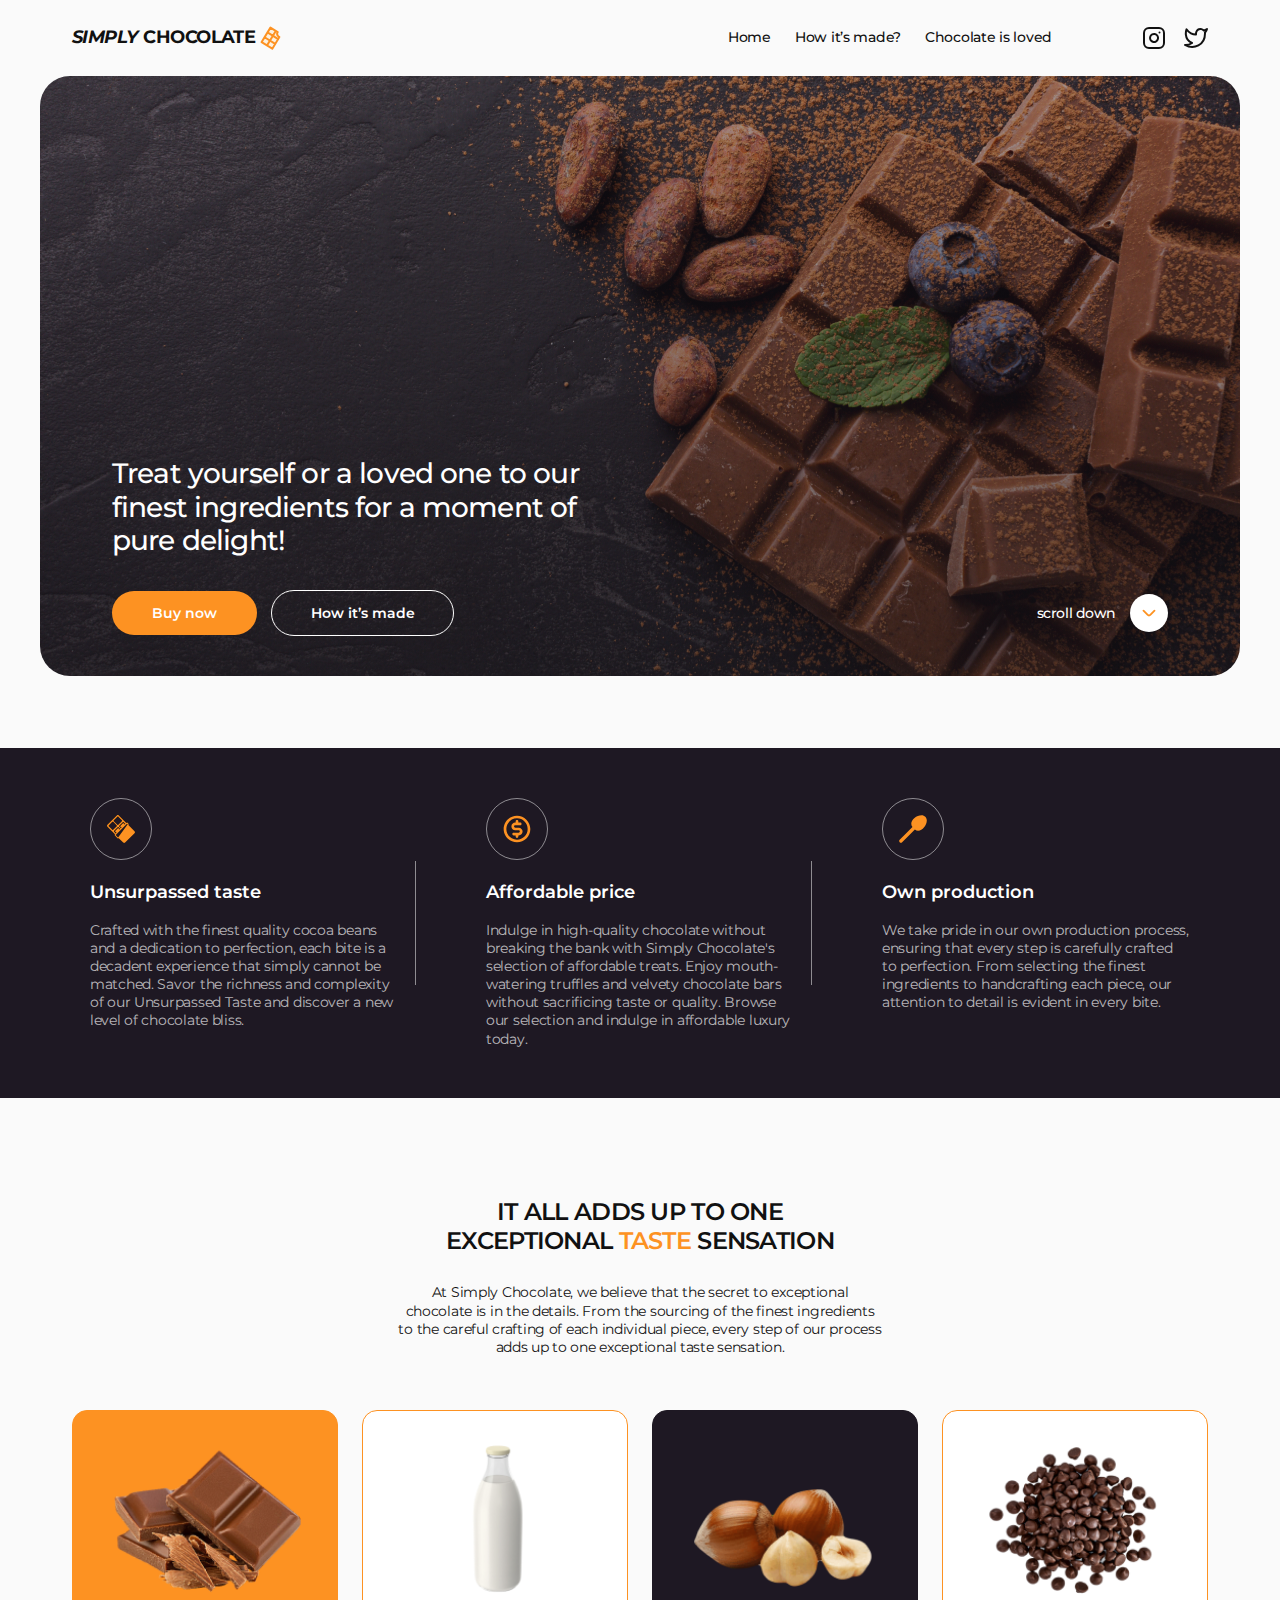
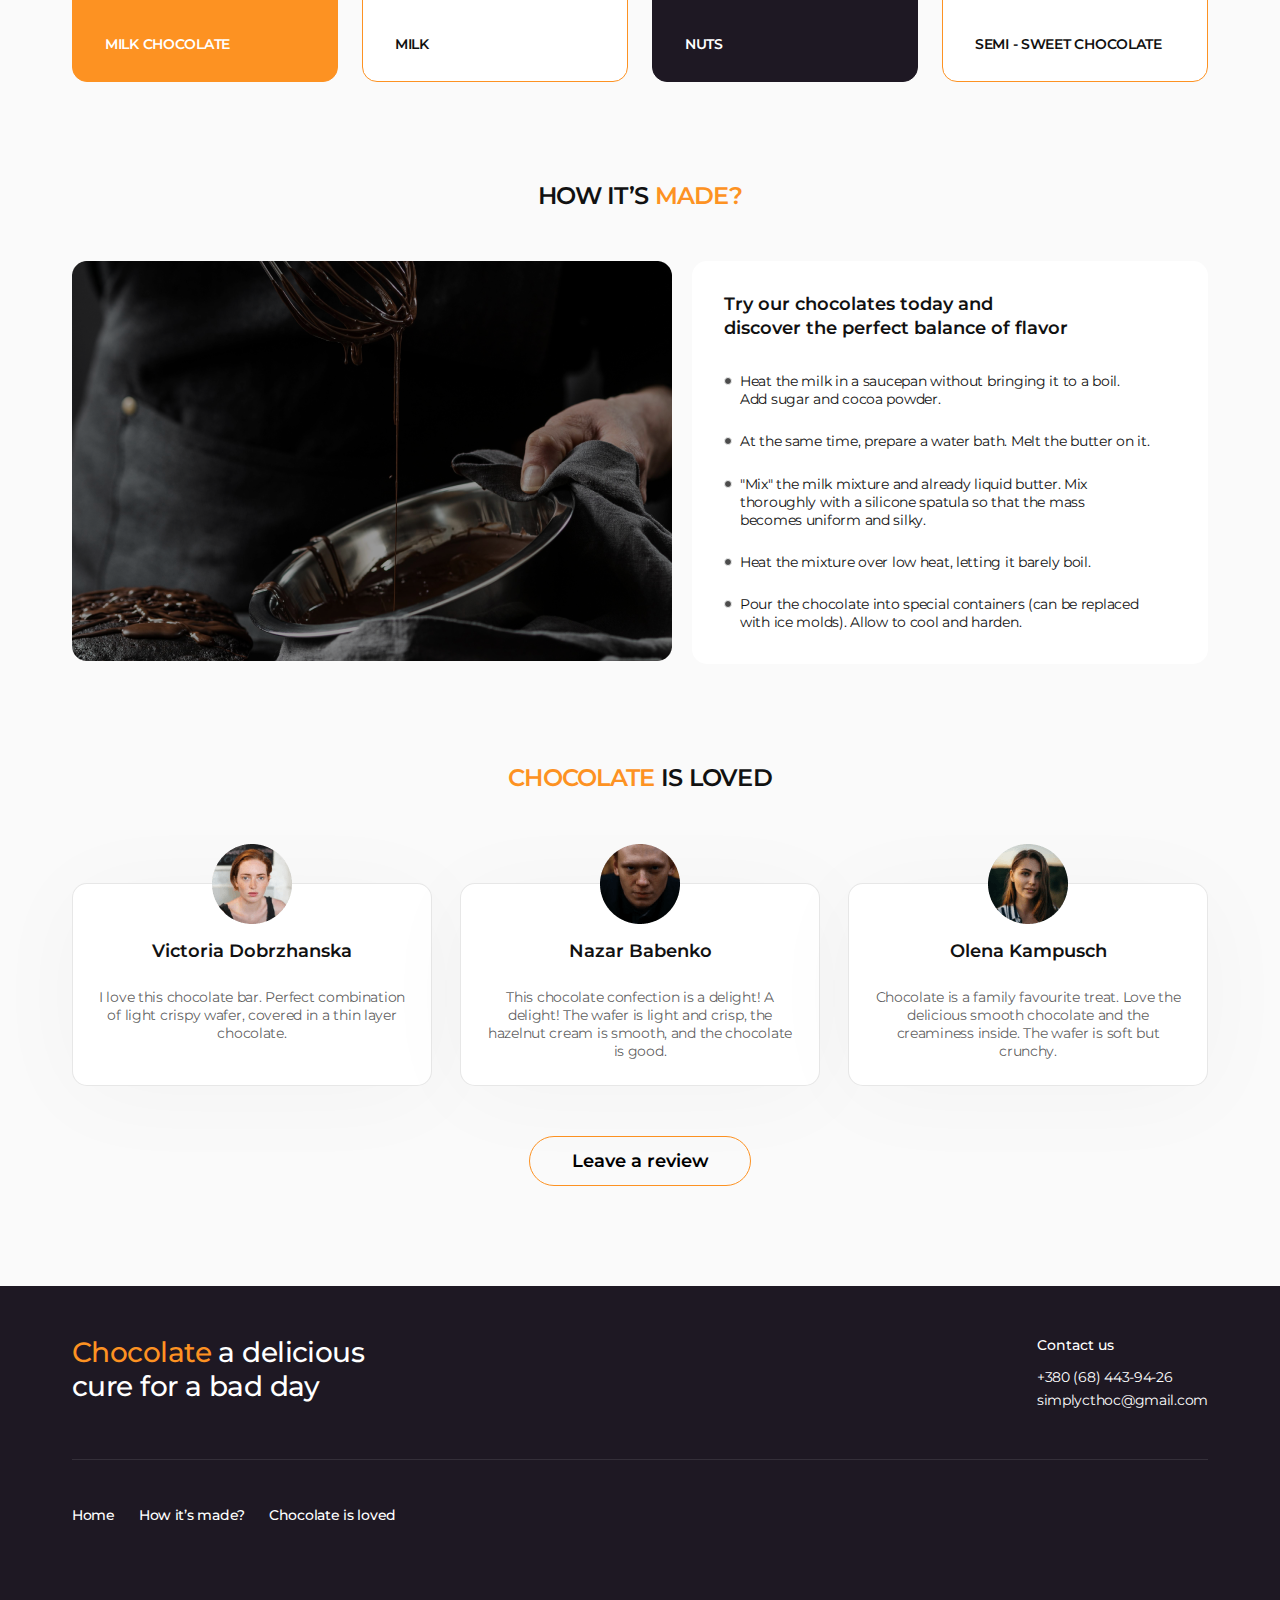
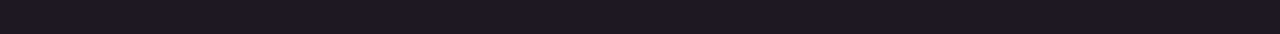
<file: index.html>
<!DOCTYPE html>
<html lang="en">
  <head>
    <meta charset="UTF-8" />
    <meta name="viewport" content="width=device-width, initial-scale=1.0" />
    <title>Simply Chocolate</title>

    <!-- Підключення шрифтів -->
    <link rel="preconnect" href="https://fonts.googleapis.com" />
    <link rel="preconnect" href="https://fonts.gstatic.com" crossorigin />
    <link
      href="https://fonts.googleapis.com/css2?family=Montserrat:ital,wght@0,100..900;1,100..900&display=swap"
      rel="stylesheet"
    />

    <!-- Підключення стилів -->
    <link
      rel="stylesheet"
      href="https://cdnjs.cloudflare.com/ajax/libs/modern-normalize/3.0.1/modern-normalize.min.css"
    />
    <link rel="stylesheet" href="./css/styles.css" />
  </head>
  <body>
    <!-- PAGE HEADER -->
    <header class="page-header">
      <div class="container page-header-container">
        <nav class="page-nav">
          <a class="site-logo" href="./index.html">
            <i>SIMPLY</i>&nbsp;CHOCOLATE
            <svg class="site-logo-icon" width="24" height="24">
              <use href="./images/icons.svg#icon-page-logo"></use>
            </svg>
          </a>
          <ul class="menu">
            <li class="menu-item">
              <a class="menu-link" href="./index.html">Home</a>
            </li>
            <li class="menu-item">
              <a class="menu-link" href="#making-process">How it’s made?</a>
            </li>
            <li class="menu-item">
              <a class="menu-link" href="#reviews">Chocolate is loved</a>
            </li>
          </ul>
        </nav>
        <ul class="social-list">
          <li class="social-list-item">
            <a href="" class="social-list-link">
              <svg class="social-list-icon" width="24" height="24">
                <use href="./images/icons.svg#icon-instagram"></use>
              </svg>
            </a>
          </li>
          <li class="social-list-item">
            <a href="" class="social-list-link">
              <svg class="social-list-icon" width="24" height="24">
                <use href="./images/icons.svg#icon-twitter"></use>
              </svg>
            </a>
          </li>
        </ul>
      </div>
    </header>
    <main>
      <!-- HERO SECTION -->
      <section class="hero-section">
        <div class="container hero-container">
          <h1 class="main-title">
            Treat yourself or a loved one to our finest ingredients for a moment of pure delight!
          </h1>
          <div class="hero-bottom-content">
            <button class="buy-now-btn" type="button">Buy now</button>
            <a class="how-made-link" href="#making-process">How it’s made</a>
            <a class="scroll-down-link" href="#benefits">
              scroll down
              <div class="scroll-down-icon-wrapper">
                <svg class="scroll-down-icon" width="22" height="22">
                  <use href="./images/icons.svg#icon-scroll-down"></use>
                </svg>
              </div>
            </a>
          </div>
        </div>
      </section>
      <!-- BENEFITS SECTION -->
      <section class="benefits-section section-paddings" id="benefits">
        <div class="container">
          <h2 class="visually-hidden">Our benefits</h2>
          <ul class="benefits-list">
            <li class="benefits-list-item">
              <div class="benefits-icon-wrapper">
                <svg class="benefits-icon" width="32" height="32">
                  <use href="./images/icons.svg#icon-chocolate"></use>
                </svg>
              </div>
              <h3 class="benefits-list-title">Unsurpassed taste</h3>
              <p class="benefits-list-text">
                Crafted with the finest quality cocoa beans and a dedication to perfection, each bite is a decadent
                experience that simply cannot be matched. Savor the richness and complexity of our Unsurpassed Taste and
                discover a new level of chocolate bliss.
              </p>
            </li>
            <li class="benefits-list-item">
              <div class="benefits-icon-wrapper">
                <svg class="benefits-icon" width="32" height="32">
                  <use href="./images/icons.svg#icon-coin"></use>
                </svg>
              </div>
              <h3 class="benefits-list-title">Affordable price</h3>
              <p class="benefits-list-text">
                Indulge in high-quality chocolate without breaking the bank with Simply Chocolate's selection of
                affordable treats. Enjoy mouth-watering truffles and velvety chocolate bars without sacrificing taste or
                quality. Browse our selection and indulge in affordable luxury today.
              </p>
            </li>
            <li class="benefits-list-item">
              <div class="benefits-icon-wrapper">
                <svg class="benefits-icon" width="32" height="32">
                  <use href="./images/icons.svg#icon-spoon"></use>
                </svg>
              </div>
              <h3 class="benefits-list-title">Own production</h3>
              <p class="benefits-list-text">
                We take pride in our own production process, ensuring that every step is carefully crafted to
                perfection. From selecting the finest ingredients to handcrafting each piece, our attention to detail is
                evident in every bite.
              </p>
            </li>
          </ul>
        </div>
      </section>
      <!-- INGREDIENTS SECTION -->
      <section class="ingredients-section section-paddings">
        <div class="container">
          <h2 class="section-title ingredients-title">
            it all adds up to one exceptional <span class="accent-color">taste</span> sensation
          </h2>
          <p class="ingredients-description">
            At Simply Chocolate, we believe that the secret to exceptional chocolate is in the details. From the
            sourcing of the finest ingredients to the careful crafting of each individual piece, every step of our
            process adds up to one exceptional taste sensation.
          </p>
          <ul class="ingredients-list">
            <li class="ingredients-list-item">
              <img
                class="ingredients-list-img"
                src="./images/ingredients/milk-chocolate.png"
                alt="milk chocolate"
                width="206"
                height="160"
              />
              <h3 class="ingredients-list-title">milk chocolate</h3>
              <div class="ingredient-overlay">
                <h3 class="ingredient-overlay-title">milk chocolate</h3>
                <ul class="ingredient-overlay-categories">
                  <li class="ingredient-overlay-categories-item">chocolate</li>
                  <li class="ingredient-overlay-categories-item">the benefits</li>
                </ul>
                <p class="ingredient-overlay-description">
                  Milk chocolate is a solid chocolate confectionery containing cocoa, sugar and milk. It is the most
                  consumed type of chocolate. Chocolate was originally sold and consumed as a beverage in pre-Columbian
                  times. Although four-fifths of all milk chocolate is sold in the United States and Europe.
                </p>
              </div>
            </li>
            <li class="ingredients-list-item">
              <img
                class="ingredients-list-img"
                src="./images/ingredients/milk.png"
                alt="milk"
                width="206"
                height="160"
              />
              <h3 class="ingredients-list-title">milk</h3>
              <div class="ingredient-overlay">
                <h3 class="ingredient-overlay-title">milk</h3>
                <ul class="ingredient-overlay-categories">
                  <li class="ingredient-overlay-categories-item">milk</li>
                  <li class="ingredient-overlay-categories-item">the benefits</li>
                </ul>
                <p class="ingredient-overlay-description">
                  Milk is a white liquid food produced by the mammary glands of mammals. It is the primary source of
                  nutrition for young mammals (including breastfed human infants) before they are able to digest solid
                  food.Early-lactation milk, which is called colostrum, contains antibodies that strengthen the immune
                  system.
                </p>
              </div>
            </li>
            <li class="ingredients-list-item">
              <img
                class="ingredients-list-img"
                src="./images/ingredients/nuts.png"
                alt="nuts"
                width="206"
                height="160"
              />
              <h3 class="ingredients-list-title">nuts</h3>
              <div class="ingredient-overlay">
                <h3 class="ingredient-overlay-title">nuts</h3>
                <ul class="ingredient-overlay-categories">
                  <li class="ingredient-overlay-categories-item">nuts</li>
                  <li class="ingredient-overlay-categories-item">the benefits</li>
                </ul>
                <p class="ingredient-overlay-description">
                  Almonds, pistachios, and walnuts are some types of nuts that contain healthy nutrients. When eaten as
                  part of a nutrient-dense diet, these 9 nuts may offer benefits such as reducing your risk of heart
                  disease. They’re a good source of fiber, healthy fats, and plant protein. Plus, they’re great on their
                  own.
                </p>
              </div>
            </li>
            <li class="ingredients-list-item">
              <img
                class="ingredients-list-img"
                src="./images/ingredients/semi-sweet-chocolate.png"
                alt="semi-sweet chocolate"
                width="206"
                height="160"
              />
              <h3 class="ingredients-list-title">semi - sweet chocolate</h3>
              <div class="ingredient-overlay">
                <h3 class="ingredient-overlay-title">semi - sweet chocolate</h3>
                <ul class="ingredient-overlay-categories">
                  <li class="ingredient-overlay-categories-item">sweet chocolate</li>
                  <li class="ingredient-overlay-categories-item">the benefits</li>
                </ul>
                <p class="ingredient-overlay-description">
                  Milk chocolate is a solid chocolate confectionery containing cocoa, sugar and milk. It is the most
                  consumed type of chocolate. Chocolate was originally sold and consumed as a beverage in pre-Columbian
                  times. Although four-fifths of all milk chocolate is sold in the United States and Europe.
                </p>
              </div>
            </li>
          </ul>
        </div>
      </section>
      <!-- HOM MADE SECTION -->
      <section class="how-made-section section-paddings" id="making-process">
        <div class="container">
          <h2 class="section-title how-made-section-title">how it’s <span class="accent-color">made?</span></h2>
          <div class="how-made-content-wrapper">
            <img
              class="how-made-img"
              src="./images/how-made/how-made.png"
              alt="chocolate making process"
              width="600"
              height="400"
            />
            <div class="how-made-text-content">
              <h3 class="how-made-list-title">Try our chocolates today and discover the perfect balance of flavor</h3>
              <ul class="how-made-list">
                <li class="how-made-list-item">
                  Heat the milk in a saucepan without bringing it to a boil. Add sugar and cocoa powder.
                </li>
                <li class="how-made-list-item">At the same time, prepare a water bath. Melt the butter on it.</li>
                <li class="how-made-list-item">
                  "Mix" the milk mixture and already liquid butter. Mix thoroughly with a silicone spatula so that the
                  mass becomes uniform and silky.
                </li>
                <li class="how-made-list-item">Heat the mixture over low heat, letting it barely boil.</li>
                <li class="how-made-list-item">
                  Pour the chocolate into special containers (can be replaced with ice molds). Allow to cool and harden.
                </li>
              </ul>
            </div>
          </div>
        </div>
      </section>
      <!-- REVIEWS SECTION -->
      <section class="reviews-section section-paddings" id="reviews">
        <div class="container">
          <h2 class="section-title reviews-title"><span class="accent-color">chocolate</span> is loved</h2>
          <ul class="reviews-list">
            <li class="reviews-list-item">
              <img
                class="reviews-list-avatar"
                src="./images/reviews/victoria-dobrzhanska.png"
                alt="Victoria Dobrzhanska avatar"
                width="80"
                height="80"
              />
              <h3 class="reviews-list-fullname">Victoria Dobrzhanska</h3>
              <p class="reviews-list-text">
                I love this chocolate bar. Perfect combination of light crispy wafer, covered in a thin layer chocolate.
              </p>
            </li>
            <li class="reviews-list-item">
              <img
                class="reviews-list-avatar"
                src="./images/reviews/nazar-babenko.png"
                alt="Nazar Babenko avatar"
                width="80"
                height="80"
              />
              <h3 class="reviews-list-fullname">Nazar Babenko</h3>
              <p class="reviews-list-text">
                This chocolate confection is a delight! A delight! The wafer is light and crisp, the hazelnut cream is
                smooth, and the chocolate is good.
              </p>
            </li>
            <li class="reviews-list-item">
              <img
                class="reviews-list-avatar"
                src="./images/reviews/olena-kampusch.png"
                alt="Olena Kampusch avatar"
                width="80"
                height="80"
              />
              <h3 class="reviews-list-fullname">Olena Kampusch</h3>
              <p class="reviews-list-text">
                Chocolate is a family favourite treat. Love the delicious smooth chocolate and the creaminess inside.
                The wafer is soft but crunchy.
              </p>
            </li>
          </ul>
          <button class="leave-review-btn" type="button">Leave a review</button>
        </div>
      </section>
    </main>
    <!-- PAGE FOOTER -->
    <footer class="page-footer">
      <div class="container">
        <div class="page-footer-top-block">
          <h2 class="page-footer-title"><span class="accent-color">Chocolate</span> a delicious cure for a bad day</h2>
          <address class="page-footer-contact">
            <p class="contact-slogan">Contact us</p>
            <ul class="contact-list">
              <li class="contact-list-item">
                <a class="contact-list-link" href="tel:+380684439426">+380 (68) 443-94-26</a>
              </li>
              <li class="contact-list-item">
                <a class="contact-list-link" href="mailto:simplycthoc@gmail.com">simplycthoc@gmail.com</a>
              </li>
            </ul>
          </address>
        </div>
        <div class="page-footer-bottom-block">
          <nav class="page-nav">
            <ul class="menu">
              <li class="menu-item">
                <a class="menu-link" href="./index.html">Home</a>
              </li>
              <li class="menu-item">
                <a class="menu-link" href="#making-process">How it’s made?</a>
              </li>
              <li class="menu-item">
                <a class="menu-link" href="#reviews">Chocolate is loved</a>
              </li>
            </ul>
          </nav>
        </div>
      </div>
    </footer>
  </body>
</html>
</file>
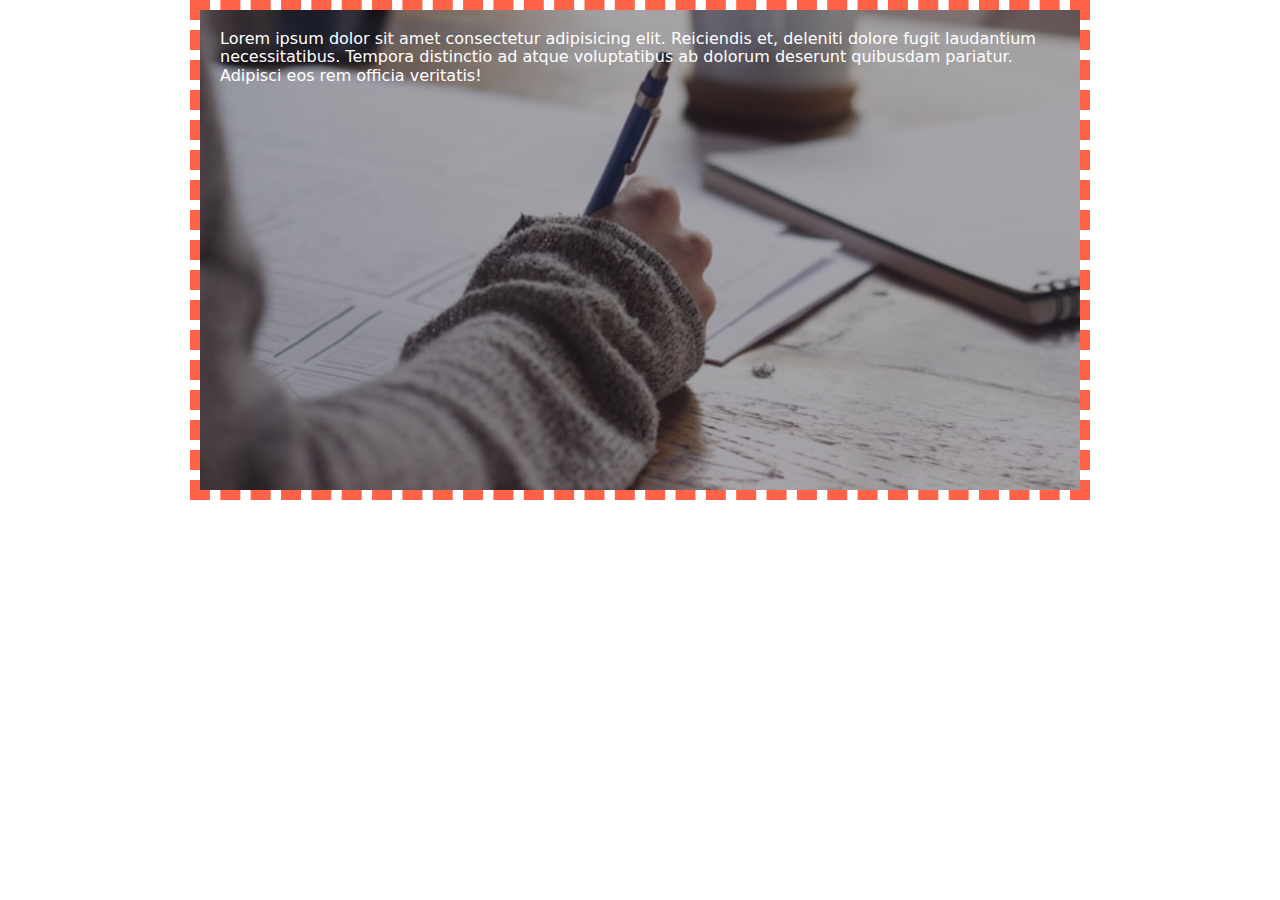
<file: pages/background.html>
<!DOCTYPE html>
<html lang="en">
  <head>
    <meta charset="UTF-8" />
    <meta name="viewport" content="width=device-width, initial-scale=1.0" />
    <title>Background</title>
    <link
      rel="stylesheet"
      href="https://cdnjs.cloudflare.com/ajax/libs/modern-normalize/3.0.1/modern-normalize.min.css"
    />
    <link rel="stylesheet" href="../css/background.css" />
  </head>
  <body>
    <div class="background">
      Lorem ipsum dolor sit amet consectetur adipisicing elit. Reiciendis et, deleniti dolore fugit laudantium
      necessitatibus. Tempora distinctio ad atque voluptatibus ab dolorum deserunt quibusdam pariatur. Adipisci eos rem
      officia veritatis!
    </div>
  </body>
</html>
</file>
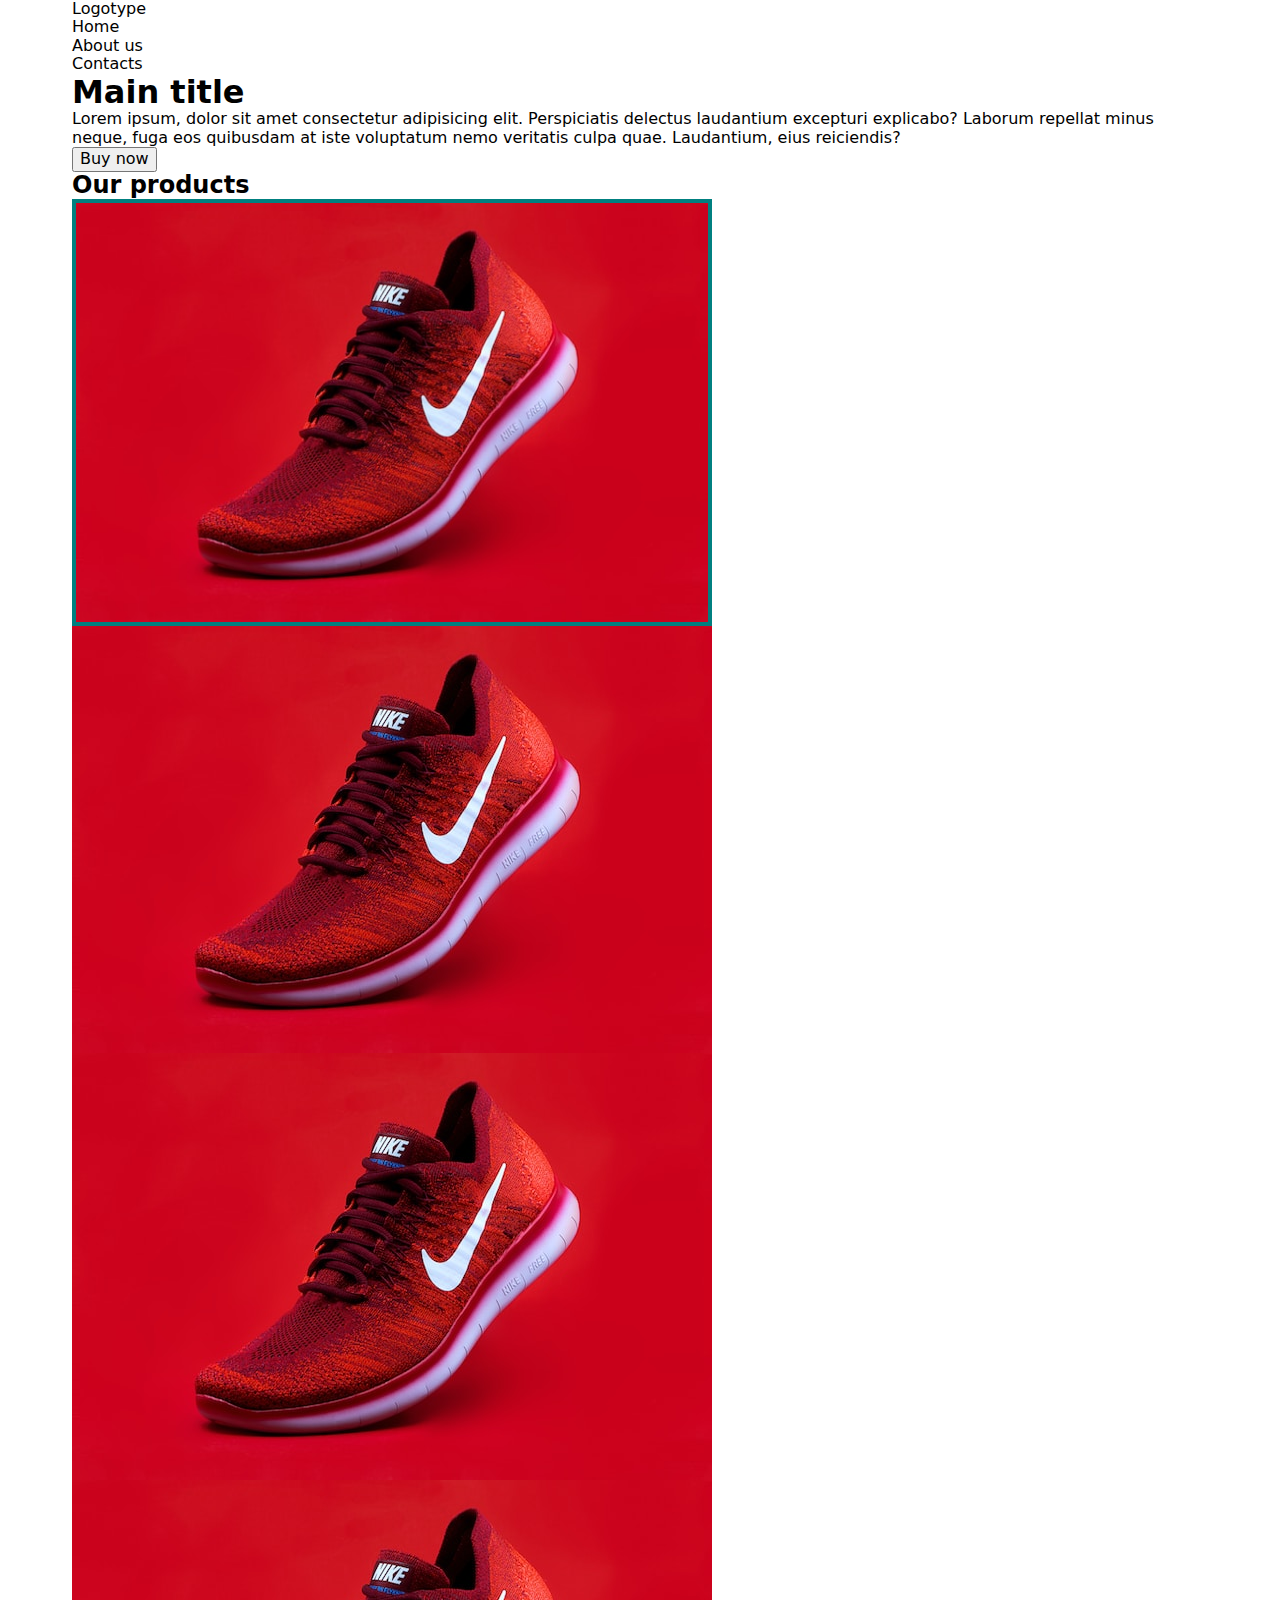
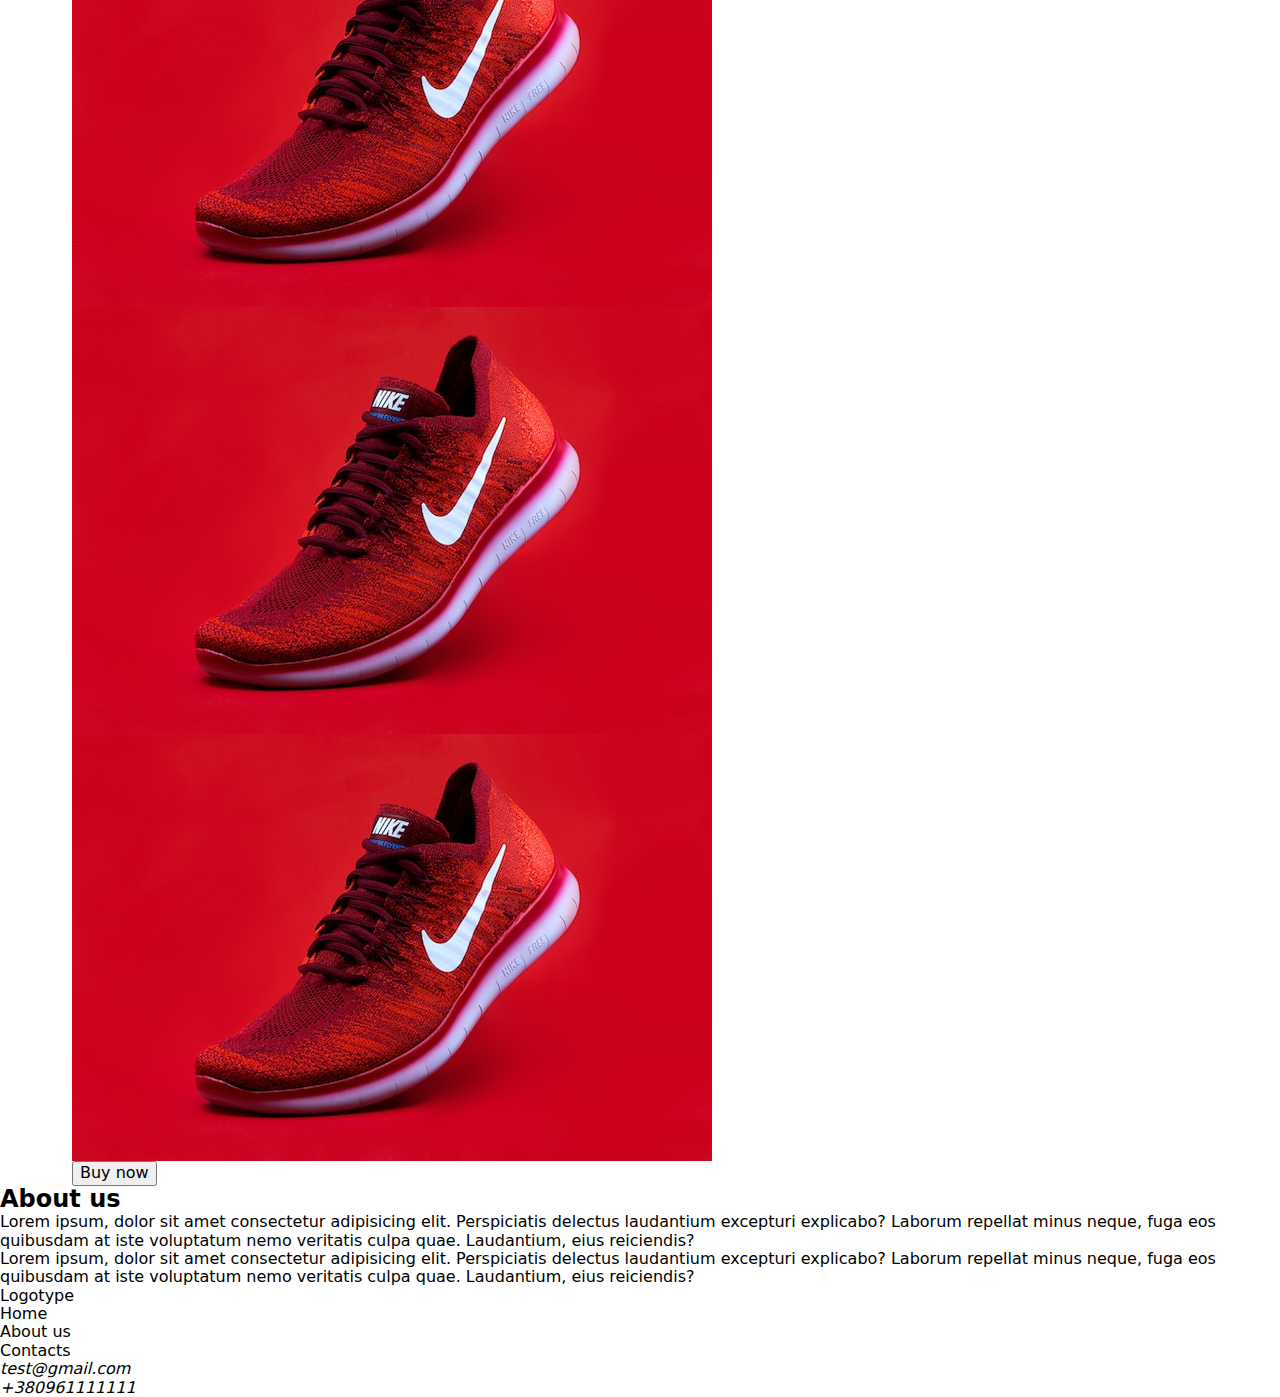
<file: pages/block-model.html>
<!DOCTYPE html>
<html lang="en">
  <head>
    <meta charset="UTF-8" />
    <meta name="viewport" content="width=device-width, initial-scale=1.0" />
    <title>Block model</title>
    <link
      rel="stylesheet"
      href="https://cdnjs.cloudflare.com/ajax/libs/modern-normalize/3.0.1/modern-normalize.min.css"
    />
    <link rel="stylesheet" href="../css/block-model.css" />
  </head>
  <body>
    <!-- HEADER SECTION -->
    <header class="page-header">
      <div class="container">
        <nav class="page-navigation">
          <a class="logo" href="#">Logotype</a>
          <ul class="menu">
            <li class="menu-item">
              <a class="menu-link" href="./block-model.html">Home</a>
            </li>
            <li class="menu-item">
              <a class="menu-link" href="#about">About us</a>
            </li>
            <li class="menu-item">
              <a class="menu-link" href="#contacts">Contacts</a>
            </li>
          </ul>
        </nav>
      </div>
    </header>

    <main>
      <!-- HERO SECTION -->
      <section class="hero">
        <div class="container">
          <h1 class="main-title">Main title</h1>
          <p class="hero-description">
            Lorem ipsum, dolor sit amet consectetur adipisicing elit. Perspiciatis delectus laudantium excepturi
            explicabo? Laborum repellat minus neque, fuga eos quibusdam at iste voluptatum nemo veritatis culpa quae.
            Laudantium, eius reiciendis?
          </p>
          <button class="buy-now-btn" type="button">Buy now</button>
        </div>
      </section>

      <!-- OUR PRODUCTS SECTION -->
      <section class="products">
        <div class="container">
          <h2 class="title">Our products</h2>
          <ul class="products-list">
            <li class="products-list-item">
              <img
                class="products-list-img"
                src="../images/nike-sneaker.jpg"
                alt="unpaired red Nike sneaker"
                width="640"
                height="427"
              />
            </li>
            <li class="products-list-item">
              <img
                class="products-list-img"
                src="../images/nike-sneaker.jpg"
                alt="unpaired red Nike sneaker"
                width="640"
                height="427"
              />
            </li>
            <li class="products-list-item some-class">
              <img
                class="products-list-img"
                src="../images/nike-sneaker.jpg"
                alt="unpaired red Nike sneaker"
                width="640"
                height="427"
              />
            </li>
            <li class="products-list-item some-class">
              <img
                class="products-list-img"
                src="../images/nike-sneaker.jpg"
                alt="unpaired red Nike sneaker"
                width="640"
                height="427"
              />
            </li>
            <li class="products-list-item">
              <img
                class="products-list-img"
                src="../images/nike-sneaker.jpg"
                alt="unpaired red Nike sneaker"
                width="640"
                height="427"
              />
            </li>
            <li class="products-list-item">
              <img
                class="products-list-img"
                src="../images/nike-sneaker.jpg"
                alt="unpaired red Nike sneaker"
                width="640"
                height="427"
              />
            </li>
          </ul>
          <button class="buy-now-btn" type="button">Buy now</button>
        </div>
      </section>
      <!-- ABOUT SECTION -->
      <section class="about-us" id="about">
        <h2 class="title">About us</h2>
        <p class="about-text">
          Lorem ipsum, dolor sit amet consectetur adipisicing elit. Perspiciatis delectus laudantium excepturi
          explicabo? Laborum repellat minus neque, fuga eos quibusdam at iste voluptatum nemo veritatis culpa quae.
          Laudantium, eius reiciendis?
        </p>
        <p class="about-text">
          Lorem ipsum, dolor sit amet consectetur adipisicing elit. Perspiciatis delectus laudantium excepturi
          explicabo? Laborum repellat minus neque, fuga eos quibusdam at iste voluptatum nemo veritatis culpa quae.
          Laudantium, eius reiciendis?
        </p>
      </section>
    </main>
    <!-- FOOTER SECTION -->
    <footer class="page-footer">
      <nav class="page-navigation">
        <a class="logo" href="#">Logotype</a>
        <ul class="menu">
          <li class="menu-item">
            <a class="menu-link" href="./block-model.html">Home</a>
          </li>
          <li class="menu-item">
            <a class="menu-link" href="#about">About us</a>
          </li>
          <li class="menu-item">
            <a class="menu-link" href="#contacts">Contacts</a>
          </li>
        </ul>
      </nav>
      <address id="contacts">
        <ul class="contact-list">
          <li class="contact-list-item">
            <a class="contact-list-link" href="mailto:test@gmail.com">test@gmail.com</a>
          </li>
          <li class="contact-list-item">
            <a class="contact-list-link" href="tel:+380961111111">+380961111111</a>
          </li>
        </ul>
      </address>
    </footer>
  </body>
</html>
</file>
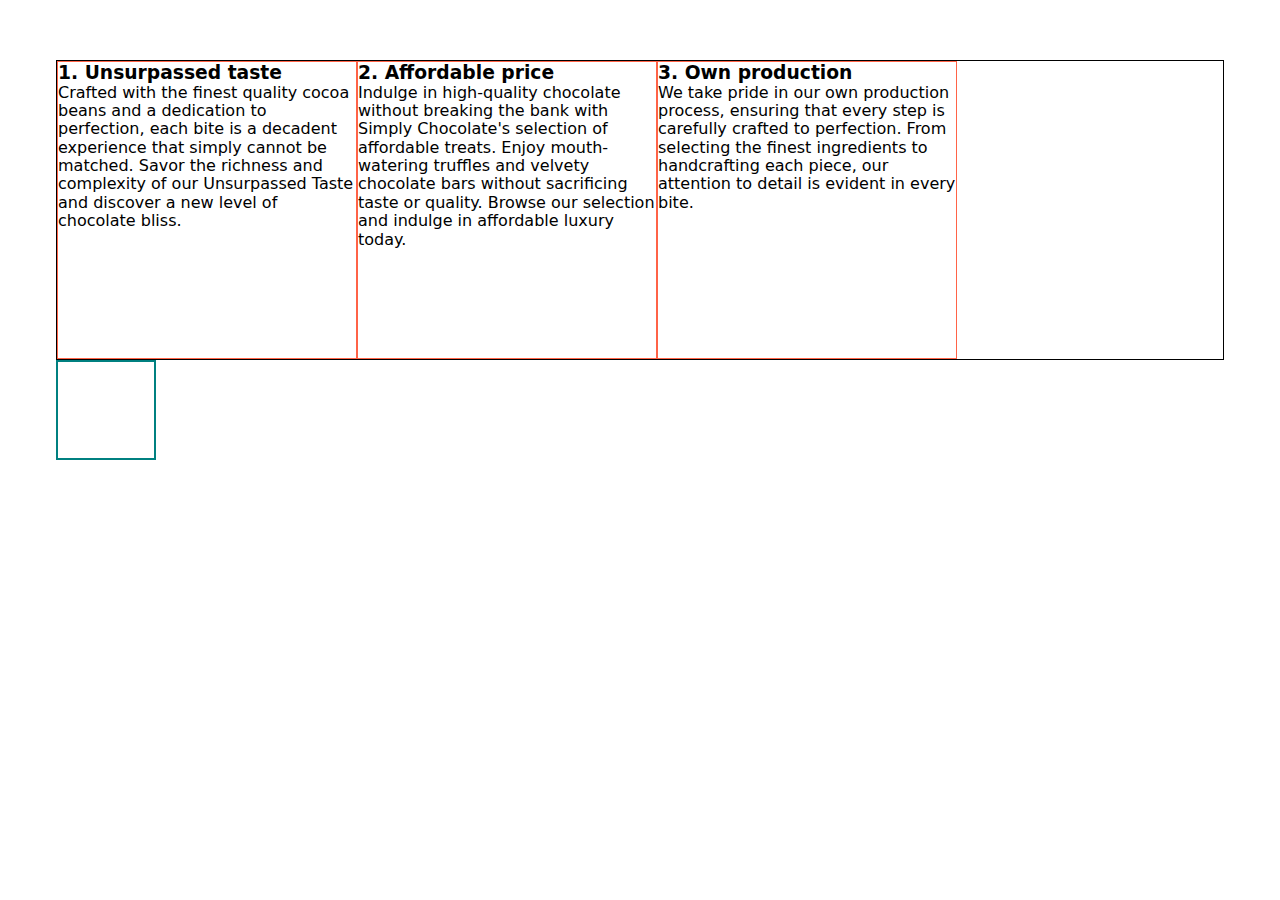
<file: pages/flexbox.html>
<!DOCTYPE html>
<html lang="en">
  <head>
    <meta charset="UTF-8" />
    <meta name="viewport" content="width=device-width, initial-scale=1.0" />
    <title>Flexbox model</title>
    <link
      rel="stylesheet"
      href="https://cdnjs.cloudflare.com/ajax/libs/modern-normalize/3.0.1/modern-normalize.min.css"
    />
    <link rel="stylesheet" href="../css/flexbox.css" />
  </head>
  <body>
    <main>
      <section class="benefits">
        <div class="container">
          <h2 class="title visually-hidden">Our benefits</h2>
          <ul class="benefits-list">
            <li class="benefits-list-item benefits-list-item-first">
              <h3 class="benefits-list-title">1. Unsurpassed taste</h3>
              <p class="benefits-list-text">
                Crafted with the finest quality cocoa beans and a dedication to perfection, each bite is a decadent
                experience that simply cannot be matched. Savor the richness and complexity of our Unsurpassed Taste and
                discover a new level of chocolate bliss.
              </p>
            </li>
            <li class="benefits-list-item benefits-list-item-second">
              <h3 class="benefits-list-title">2. Affordable price</h3>
              <p class="benefits-list-text">
                Indulge in high-quality chocolate without breaking the bank with Simply Chocolate's selection of
                affordable treats. Enjoy mouth-watering truffles and velvety chocolate bars without sacrificing taste or
                quality. Browse our selection and indulge in affordable luxury today.
              </p>
            </li>
            <li class="benefits-list-item benefits-list-item-third">
              <h3 class="benefits-list-title">3. Own production</h3>
              <p class="benefits-list-text">
                We take pride in our own production process, ensuring that every step is carefully crafted to
                perfection. From selecting the finest ingredients to handcrafting each piece, our attention to detail is
                evident in every bite.
              </p>
            </li>
          </ul>
          <div class="block"></div>
        </div>
      </section>
    </main>
  </body>
</html>
</file>
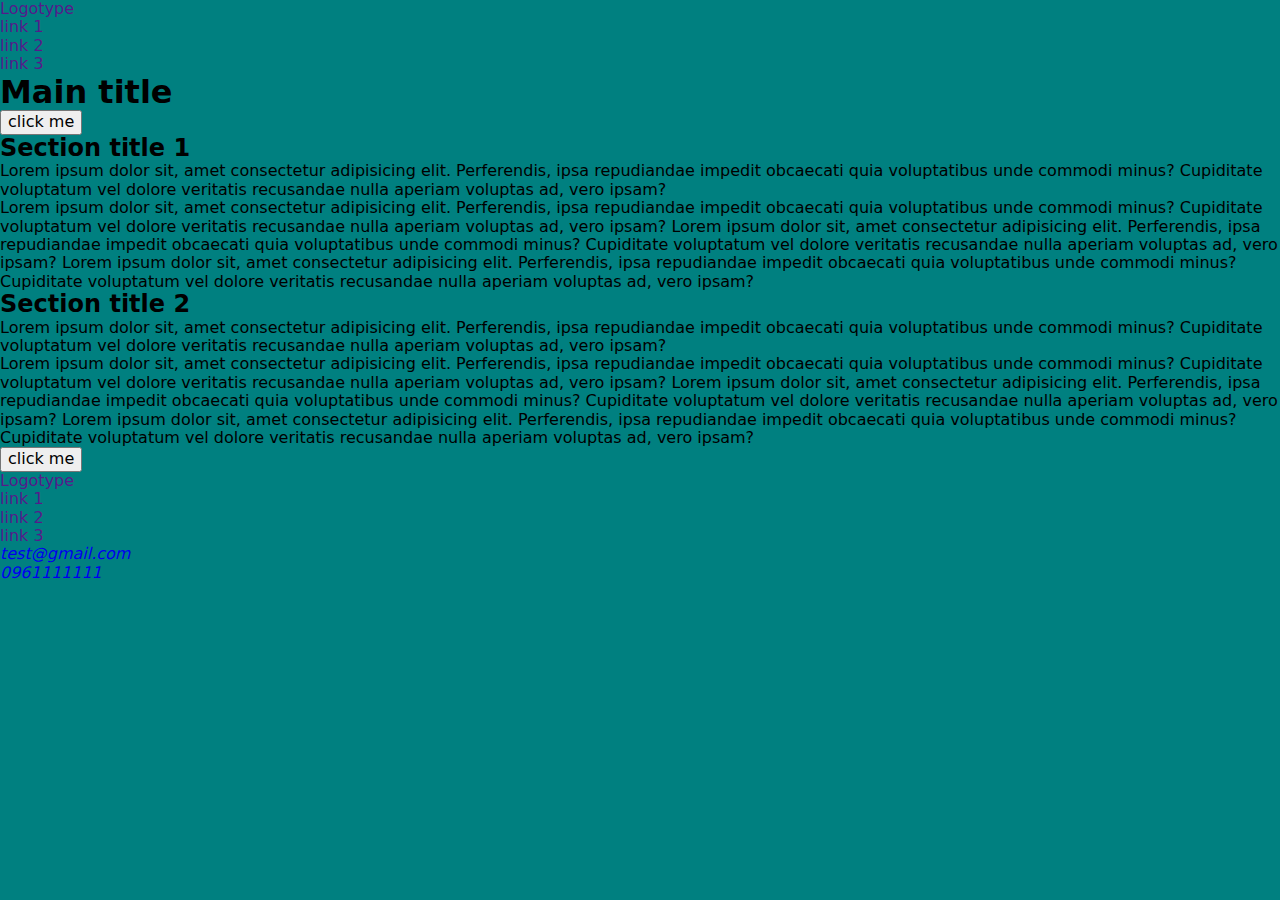
<file: pages/media.html>
<!DOCTYPE html>

<html lang="en">
  <head>
    <meta charset="UTF-8" />
    <meta name="viewport" content="width=device-width, initial-scale=1.0" />
    <title>Media queries</title>
    <link
      rel="stylesheet"
      href="https://cdnjs.cloudflare.com/ajax/libs/modern-normalize/3.0.1/modern-normalize.min.css"
    />
    <link rel="stylesheet" href="../css/common.css" />
    <link rel="stylesheet" href="../css/media.css" />
  </head>
  <body id="page">
    <header class="page-header">
      <div class="container">
        <nav class="page-nav">
          <a href="" class="page-logo">Logotype</a>
          <ul class="menu">
            <li class="menu-item"><a href="" class="menu-link">link 1</a></li>
            <li class="menu-item"><a href="" class="menu-link">link 2</a></li>
            <li class="menu-item"><a href="" class="menu-link">link 3</a></li>
          </ul>
        </nav>
      </div>
    </header>
    <main>
      <section class="page-section">
        <div class="container">
          <h1 class="main-title">Main title</h1>
          <button class="hero-btn" type="button">click me</button>
        </div>
      </section>
      <section class="page-section">
        <div class="container">
          <h2 class="section-title">Section title 1</h2>
          <p class="section-text">
            Lorem ipsum dolor sit, amet consectetur adipisicing elit. Perferendis, ipsa repudiandae impedit obcaecati
            quia voluptatibus unde commodi minus? Cupiditate voluptatum vel dolore veritatis recusandae nulla aperiam
            voluptas ad, vero ipsam?
          </p>
          <p class="section-text">
            Lorem ipsum dolor sit, amet consectetur adipisicing elit. Perferendis, ipsa repudiandae impedit obcaecati
            quia voluptatibus unde commodi minus? Cupiditate voluptatum vel dolore veritatis recusandae nulla aperiam
            voluptas ad, vero ipsam? Lorem ipsum dolor sit, amet consectetur adipisicing elit. Perferendis, ipsa
            repudiandae impedit obcaecati quia voluptatibus unde commodi minus? Cupiditate voluptatum vel dolore
            veritatis recusandae nulla aperiam voluptas ad, vero ipsam? Lorem ipsum dolor sit, amet consectetur
            adipisicing elit. Perferendis, ipsa repudiandae impedit obcaecati quia voluptatibus unde commodi minus?
            Cupiditate voluptatum vel dolore veritatis recusandae nulla aperiam voluptas ad, vero ipsam?
          </p>
        </div>
      </section>
      <section class="page-section">
        <div class="container">
          <h2 class="section-title">Section title 2</h2>
          <p class="section-text">
            Lorem ipsum dolor sit, amet consectetur adipisicing elit. Perferendis, ipsa repudiandae impedit obcaecati
            quia voluptatibus unde commodi minus? Cupiditate voluptatum vel dolore veritatis recusandae nulla aperiam
            voluptas ad, vero ipsam?
          </p>
          <p class="section-text">
            Lorem ipsum dolor sit, amet consectetur adipisicing elit. Perferendis, ipsa repudiandae impedit obcaecati
            quia voluptatibus unde commodi minus? Cupiditate voluptatum vel dolore veritatis recusandae nulla aperiam
            voluptas ad, vero ipsam? Lorem ipsum dolor sit, amet consectetur adipisicing elit. Perferendis, ipsa
            repudiandae impedit obcaecati quia voluptatibus unde commodi minus? Cupiditate voluptatum vel dolore
            veritatis recusandae nulla aperiam voluptas ad, vero ipsam? Lorem ipsum dolor sit, amet consectetur
            adipisicing elit. Perferendis, ipsa repudiandae impedit obcaecati quia voluptatibus unde commodi minus?
            Cupiditate voluptatum vel dolore veritatis recusandae nulla aperiam voluptas ad, vero ipsam?
          </p>
          <button class="section-btn" type="button">click me</button>
        </div>
      </section>
    </main>
    <footer class="page-footer">
      <div class="container">
        <nav class="page-nav">
          <a href="" class="page-logo">Logotype</a>
          <ul class="menu">
            <li class="menu-item"><a href="" class="menu-link">link 1</a></li>
            <li class="menu-item"><a href="" class="menu-link">link 2</a></li>
            <li class="menu-item"><a href="" class="menu-link">link 3</a></li>
          </ul>
        </nav>
        <address>
          <ul class="contacts-list">
            <li class="contacts-list-item">
              <a href="mailto:test@gmail.com" class="contacts-list-link">test@gmail.com</a>
            </li>
            <li class="contacts-list-item">
              <a href="tel:0961111111" class="contacts-list-link">0961111111</a>
            </li>
          </ul>
        </address>
      </div>
    </footer>
  </body>
</html>
</file>
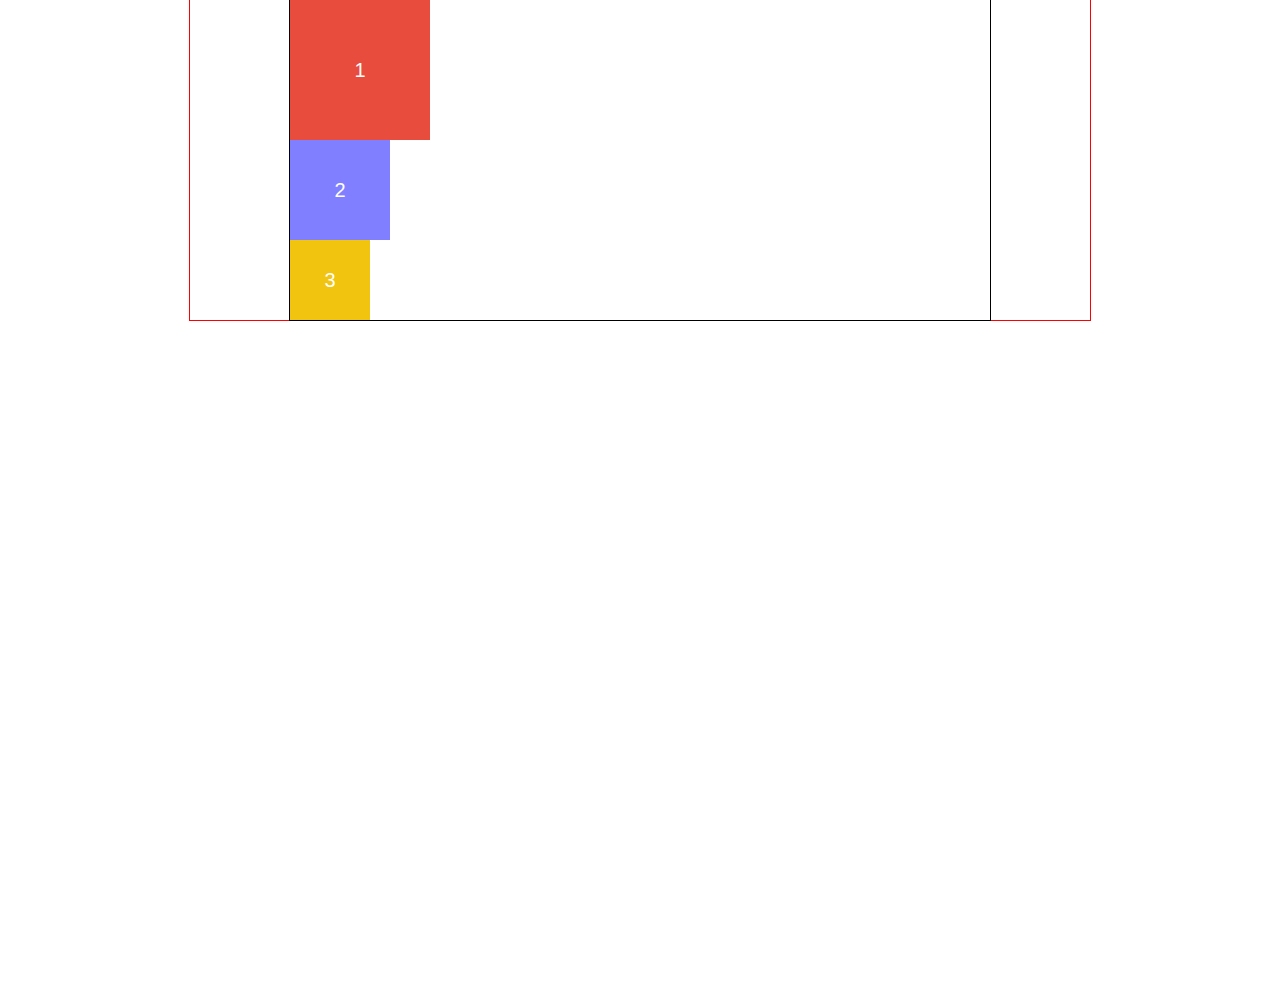
<file: pages/position.html>
<!DOCTYPE html>
<html lang="en">
  <head>
    <meta charset="UTF-8" />
    <meta name="viewport" content="width=device-width, initial-scale=1.0" />
    <title>Position</title>
    <link
      rel="stylesheet"
      href="https://cdnjs.cloudflare.com/ajax/libs/modern-normalize/3.0.1/modern-normalize.min.css"
    />
    <link rel="stylesheet" href="../css/position.css" />
  </head>
  <body>
    <div class="wrapper">
      <div class="container">
        <div class="box red">1</div>
        <div class="box blue">2</div>
        <div class="box yellow">3</div>
      </div>
    </div>
  </body>
</html>
</file>
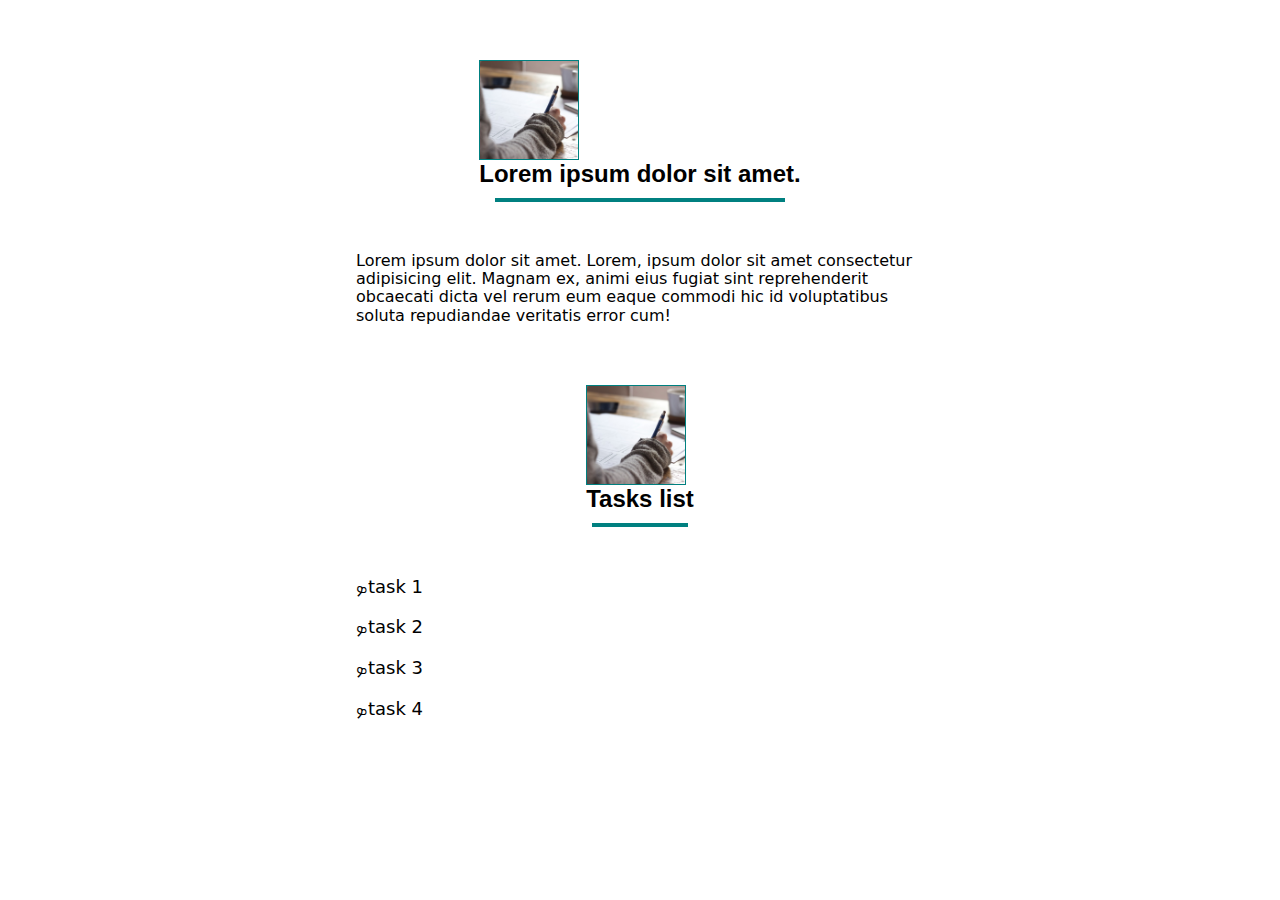
<file: pages/pseudo-elements.html>
<!DOCTYPE html>
<html lang="en">
  <head>
    <meta charset="UTF-8" />
    <meta name="viewport" content="width=device-width, initial-scale=1.0" />
    <title>Pseudo-elements</title>
    <link
      rel="stylesheet"
      href="https://cdnjs.cloudflare.com/ajax/libs/modern-normalize/3.0.1/modern-normalize.min.css"
    />
    <link rel="stylesheet" href="../css/pseudo-elements.css" />
  </head>
  <body>
    <section class="pseudo-elements">
      <div class="container">
        <h2 class="title">Lorem ipsum dolor sit amet.</h2>
        <p class="description">
          Lorem ipsum dolor sit amet. Lorem, ipsum dolor sit amet consectetur adipisicing elit. Magnam ex, animi eius
          fugiat sint reprehenderit obcaecati dicta vel rerum eum eaque commodi hic id voluptatibus soluta repudiandae
          veritatis error cum!
        </p>
      </div>
    </section>
    <section class="tasks">
      <div class="container">
        <h2 class="title">Tasks list</h2>
        <ul class="tasks-list">
          <li class="tasks-list-item">task 1</li>
          <li class="tasks-list-item">task 2</li>
          <li class="tasks-list-item">task 3</li>
          <li class="tasks-list-item">task 4</li>
        </ul>
      </div>
    </section>
  </body>
</html>
</file>
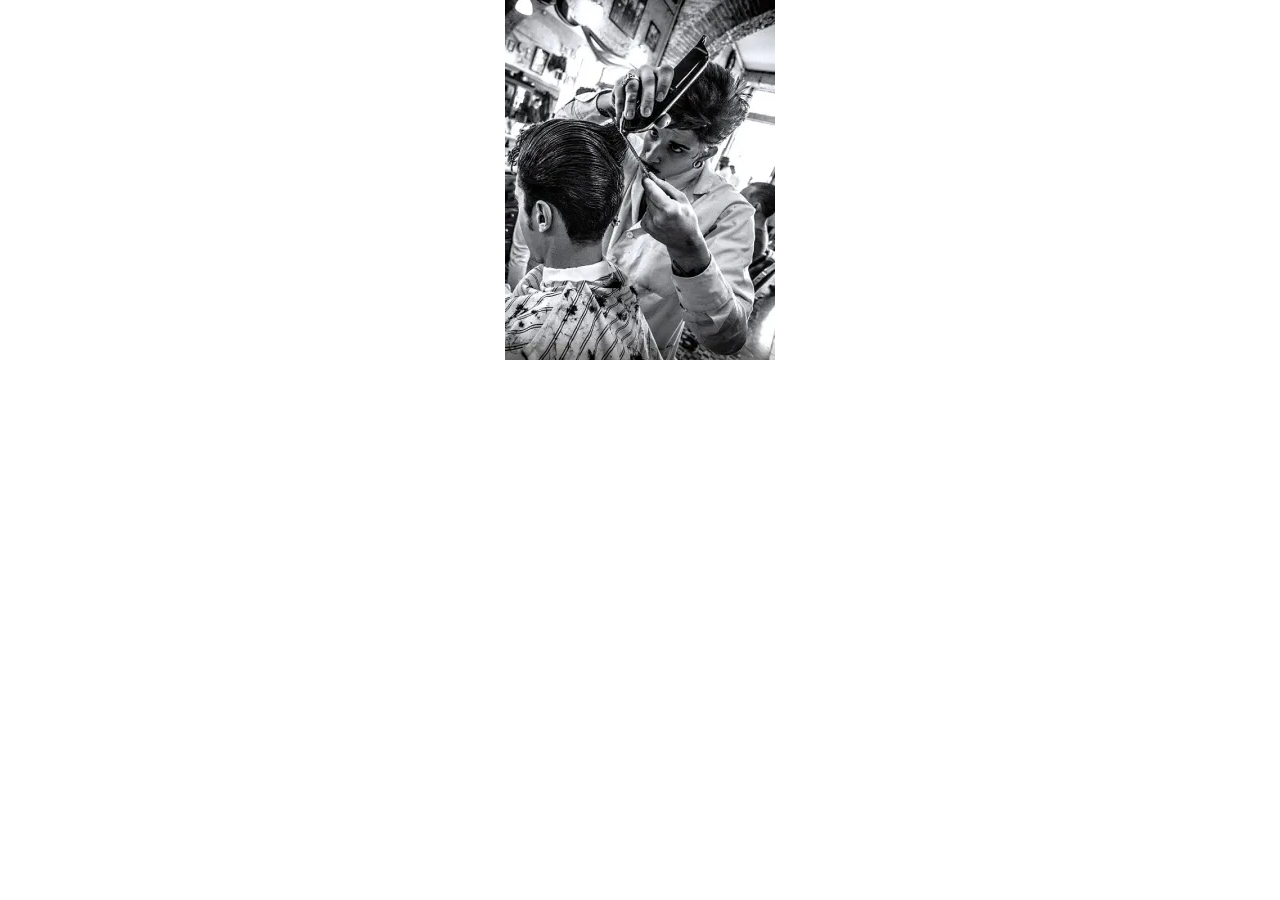
<file: pages/retina-picture.html>
<!DOCTYPE html>
<html lang="en">
  <head>
    <meta charset="UTF-8" />
    <meta name="viewport" content="width=device-width, initial-scale=1.0" />
    <title>Retina picture</title>
    <link
      rel="stylesheet"
      href="https://cdnjs.cloudflare.com/ajax/libs/modern-normalize/3.0.1/modern-normalize.min.css"
    />
    <link rel="stylesheet" href="../css/common.css" />
    <link rel="stylesheet" href="../css/retina-picture.css" />
  </head>

  <body>
    <div class="container">
      <picture>
        <!-- Desktop -->
        <source
          srcset="../images/retina-picture/img-desktop.webp 1x, ../images/retina-picture/img-desktop@2x.webp 2x"
          media="(min-width: 1200px)"
          type="image/webp"
          width="270"
          height="360"
        />
        <source
          srcset="../images/retina-picture/img-desktop.jpg 1x, ../images/retina-picture/img-desktop@2x.jpg 2x"
          media="(min-width: 1200px)"
          width="270"
          height="360"
        />

        <!-- Tablet -->
        <source
          srcset="../images/retina-picture/img-tablet.webp 1x, ../images/retina-picture/img-tablet@2x.webp 2x"
          media="(min-width: 768px)"
          type="image/webp"
          width="330"
          height="360"
        />
        <source
          srcset="../images/retina-picture/img-tablet.jpg 1x, ../images/retina-picture/img-tablet@2x.jpg 2x"
          media="(min-width: 768px)"
          width="330"
          height="360"
        />

        <!-- Mobile -->
        <source
          srcset="../images/retina-picture/img-mobile.webp 1x, ../images/retina-picture/img-mobile@2x.webp 2x"
          media="(max-width: 767px)"
          type="image/webp"
          width="418"
          height="360"
        />

        <img
          srcset="../images/retina-picture/img-mobile@2x.jpg 2x"
          src="../images/retina-picture/img-mobile.jpg"
          alt="retina image"
          width="418"
          height="360"
        />
      </picture>
    </div>
  </body>
</html>
</file>
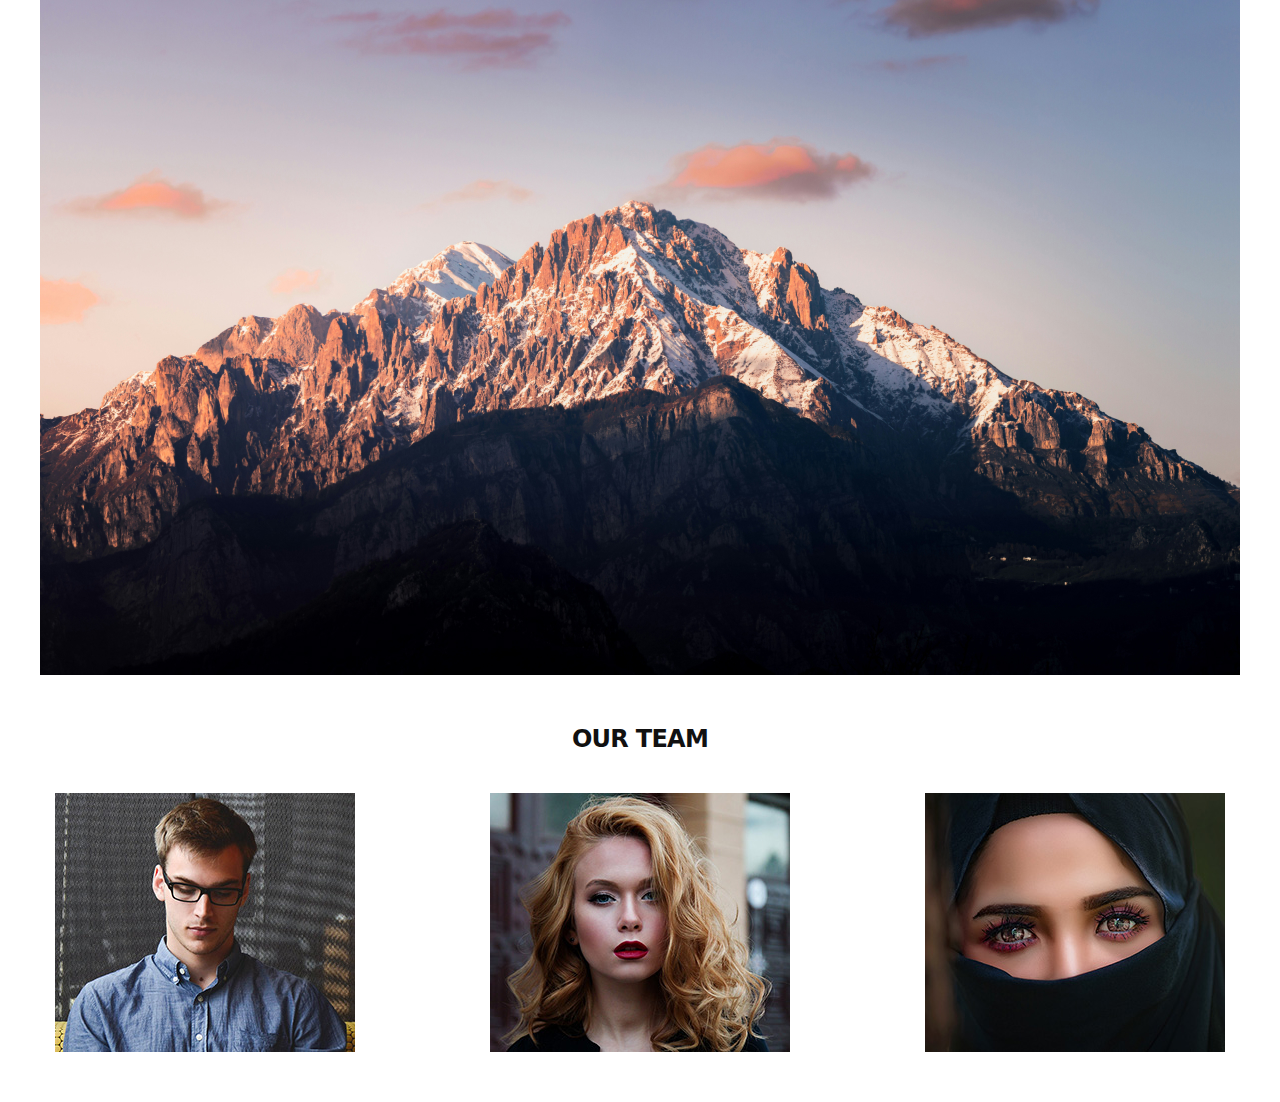
<file: pages/retina.html>
<!DOCTYPE html>
<html lang="en">
  <head>
    <meta charset="UTF-8" />
    <meta name="viewport" content="width=device-width, initial-scale=1.0" />
    <meta http-equiv="X-UA-Compatible" content="ie=edge" />
    <title>Retina images</title>
    <link
      rel="stylesheet"
      href="https://cdnjs.cloudflare.com/ajax/libs/modern-normalize/3.0.1/modern-normalize.min.css"
    />
    <link rel="stylesheet" href="../css/common.css" />
    <link rel="stylesheet" href="../css/retina.css" />
  </head>

  <body>
    <section class="hero"></section>

    <section class="team-section">
      <div class="container">
        <h2 class="title">Our team</h2>
        <ul class="team-list">
          <li class="team-list-item">
            <img
              srcset="../images/retina/team-1@2x.jpg 2x"
              class="team-list-img"
              src="../images/retina/team-1.jpg"
              alt="a member of the team"
            />
          </li>
          <li class="team-list-item">
            <img
              srcset="../images/retina/team-2@2x.jpg 2x"
              class="team-list-img"
              src="../images/retina/team-2.jpg"
              alt="a member of the team"
            />
          </li>
          <li class="team-list-item">
            <img
              srcset="../images/retina/team-3@2x.jpg 2x"
              class="team-list-img"
              src="../images/retina/team-3.jpg"
              alt="a member of the team"
            />
          </li>
        </ul>
      </div>
    </section>
  </body>
</html>
</file>
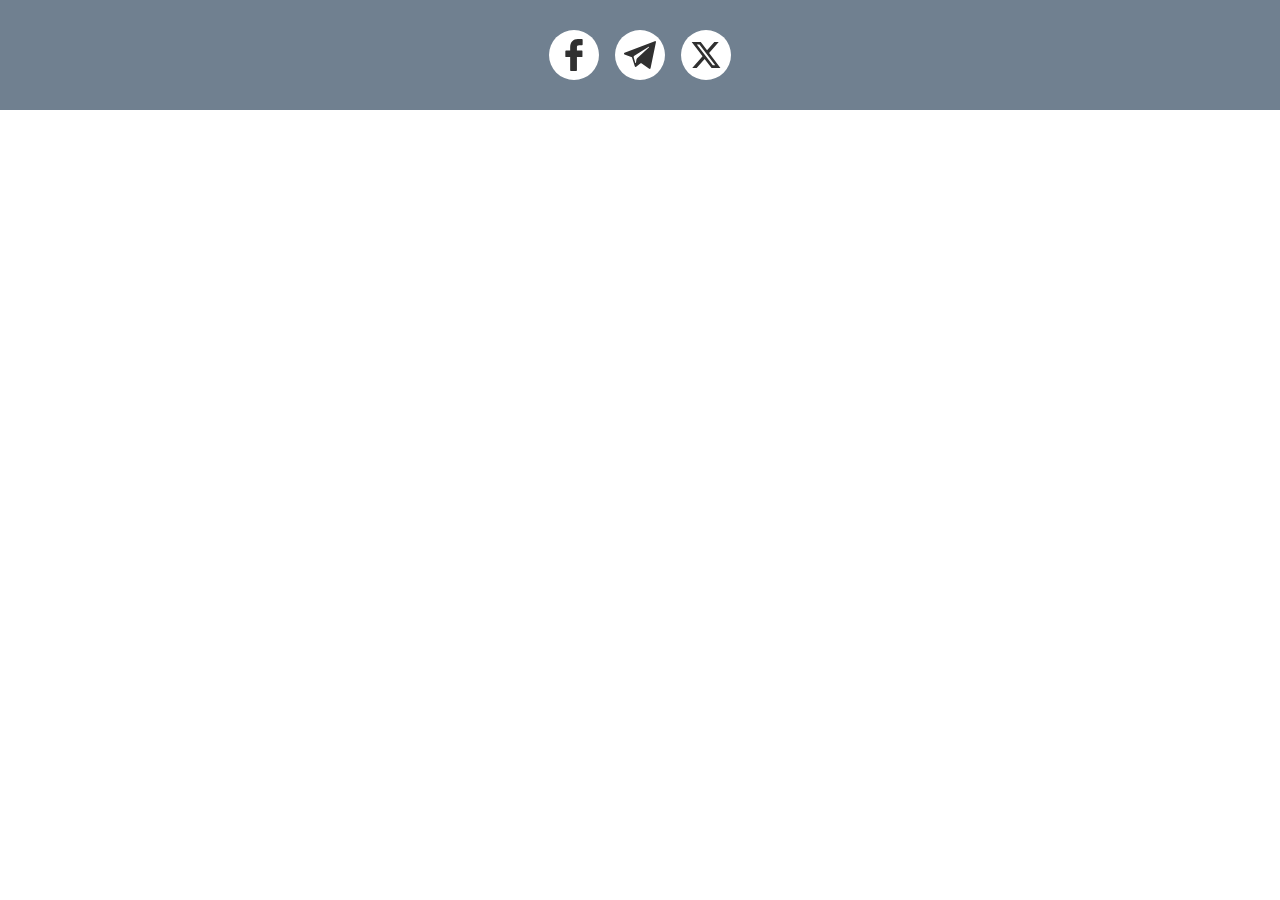
<file: pages/svg.html>
<!DOCTYPE html>
<html lang="en">
  <head>
    <meta charset="UTF-8" />
    <meta name="viewport" content="width=device-width, initial-scale=1.0" />
    <title>Svg</title>
    <link
      rel="stylesheet"
      href="https://cdnjs.cloudflare.com/ajax/libs/modern-normalize/3.0.1/modern-normalize.min.css"
    />
    <link rel="stylesheet" href="../css/svg.css" />
  </head>
  <body>
    <footer class="footer">
      <div class="container">
        <ul class="social-list">
          <li class="social-list-item">
            <a class="social-list-link" href="#">
              <svg class="social-list-icon" width="32" height="32">
                <use href="../images/icons/icons.svg#icon-facebook"></use>
              </svg>
            </a>
          </li>
          <li class="social-list-item">
            <a class="social-list-link" href="#">
              <svg class="social-list-icon" width="32" height="32">
                <use href="../images/icons/icons.svg#icon-telegram"></use>
              </svg>
            </a>
          </li>
          <li class="social-list-item">
            <a class="social-list-link" href="#">
              <svg class="social-list-icon" width="32" height="32">
                <use href="../images/icons/icons.svg#icon-twitter"></use>
              </svg>
            </a>
          </li>
        </ul>
      </div>
    </footer>
  </body>
</html>
</file>
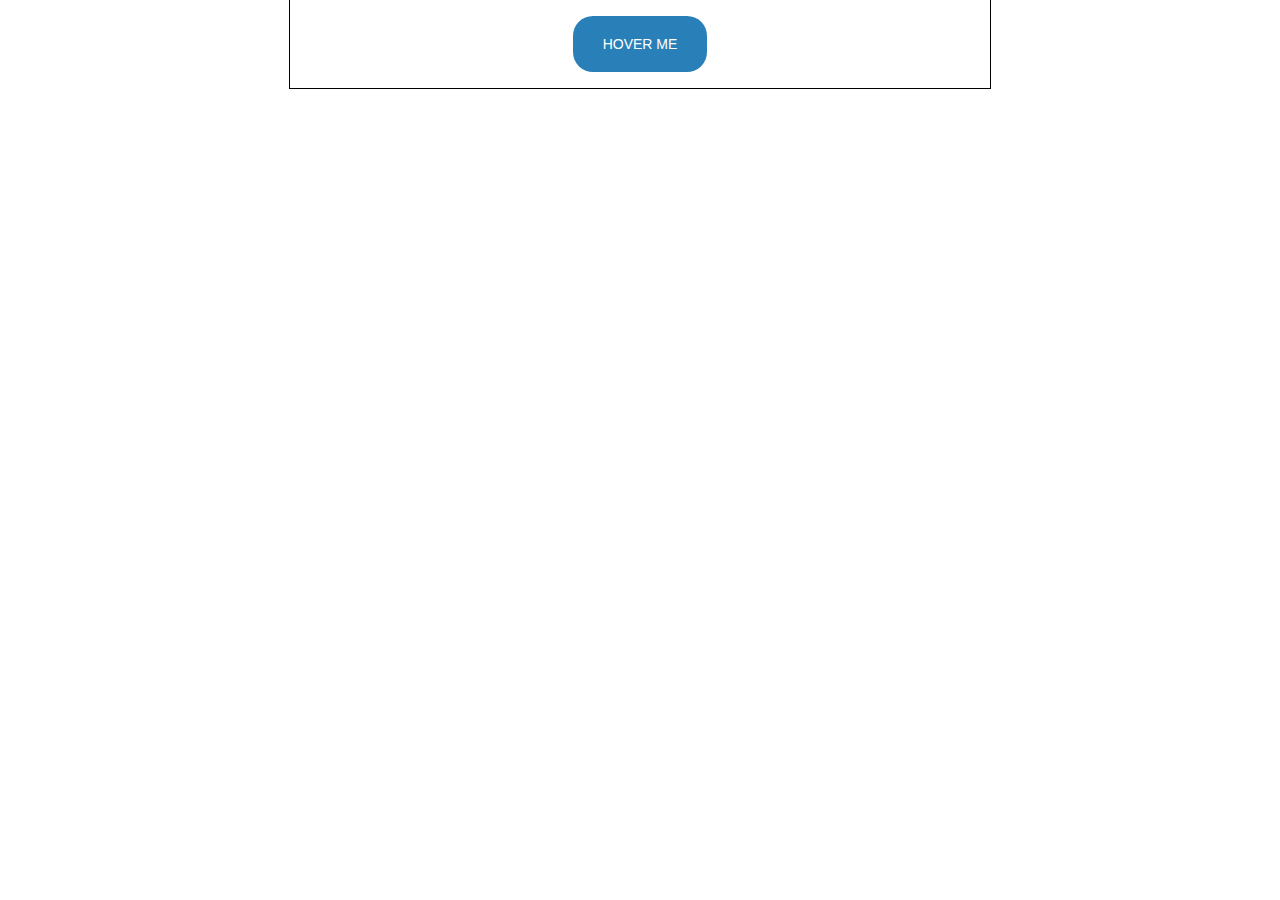
<file: pages/transition.html>
<!DOCTYPE html>
<html lang="en">
  <head>
    <meta charset="UTF-8" />
    <meta name="viewport" content="width=device-width, initial-scale=1.0" />
    <title>Transition</title>
    <link
      rel="stylesheet"
      href="https://cdnjs.cloudflare.com/ajax/libs/modern-normalize/3.0.1/modern-normalize.min.css"
    />
    <link rel="stylesheet" href="../css/transition.css" />
  </head>
  <body>
    <div class="wrapper">
      <button class="btn">hover me</button>
    </div>
  </body>
</html>
</file>
<file: css/styles.css>
/* ================ COMMON STYLES ================ */
h1,
h2,
h3,
h4,
h5,
h6,
p {
  margin-top: 0;
  margin-bottom: 0;
}

ul,
ol {
  margin-top: 0;
  margin-bottom: 0;
  padding-left: 0;
  list-style-type: none;
}

a {
  text-decoration: none;
  color: inherit;
}

button {
  cursor: pointer;
}

img {
  display: block;
}

body {
  font-family: 'Montserrat', sans-serif;
  color: #111111;
  background-color: #fafafa;
}

.visually-hidden {
  position: absolute;
  width: 1px;
  height: 1px;
  margin: -1px;
  border: 0;
  padding: 0;

  white-space: nowrap;
  clip-path: inset(100%);
  clip: rect(0 0 0 0);
  overflow: hidden;
}

.accent-color {
  color: #fd9222;
}

.section-title {
  font-size: 24px;
  font-weight: 600;
  line-height: 1.2;
  letter-spacing: -0.03em;
  text-align: center;
  text-transform: uppercase;
}

.container {
  max-width: 1168px;
  padding-left: 16px;
  padding-right: 16px;
  margin-left: auto;
  margin-right: auto;
}

.section-paddings {
  padding-top: 50px;
  padding-bottom: 50px;
}
/* ================ /COMMON STYLES ================ */

/* ================ PAGE HEADER STYLES ================ */
.page-header-container {
  display: flex;
  align-items: center;
  column-gap: 90px;
}

.page-nav {
  display: flex;
  justify-content: space-between;
  align-items: center;
  flex-grow: 1;
}

.menu {
  display: flex;
  column-gap: 24px;
}

.menu-link {
  display: block;
  padding-top: 30px;
  padding-bottom: 30px;
}

.site-logo {
  display: flex;
  align-items: center;
  font-weight: 700;
  font-size: 18px;
  line-height: 1.11;
  letter-spacing: -0.03em;
}

.site-logo-icon {
  margin-left: 4px;
}

.menu-link {
  font-weight: 500;
  font-size: 14px;
  line-height: 1.14;
  letter-spacing: -0.02em;
  transition: color 250ms linear;
}

.menu-link:hover,
.menu-link:focus {
  color: #fd9222;
}

.social-list {
  display: flex;
  column-gap: 18px;
}

.social-list-link {
  display: block;
  fill: none;
  stroke: #111111;
  line-height: 0;
  transition: stroke 250ms linear;
}

.social-list-link:hover,
.social-list-link:focus {
  stroke: #fd9222;
}

/* ================ /PAGE HEADER STYLES ================ */

/* ================ HERO STYLES ================ */
.hero-section {
  max-width: 1200px;
  margin-left: auto;
  margin-right: auto;
  padding-top: 381px;
  padding-bottom: 40px;
  color: #ffffff;
  background-color: #1e1823;
  background-image: linear-gradient(#1e182366, #1e182366), url('../images/hero/bg.jpg');
  background-size: cover;
  border-radius: 30px;
  margin-bottom: 72px;
}

.hero-container {
  padding-left: 56px;
  padding-right: 56px;
}

.main-title {
  max-width: 484px;
  margin-bottom: 32px;
  font-size: 28px;
  font-weight: 500;
  line-height: 1.2;
  letter-spacing: -0.03em;
}

.hero-bottom-content {
  display: flex;
  align-items: center;
}

.buy-now-btn {
  min-width: 144px;
  padding: 14px 40px;
  margin-right: 14px;
  font-size: 14px;
  font-weight: 600;
  background-color: #fd9222;
  color: #ffffff;
  border: none;
  border-radius: 100px;
  transition: color 250ms linear, background-color 250ms linear;
}

.buy-now-btn:hover,
.buy-now-btn:focus {
  background-color: #fcf1e0;
  color: #fd9222;
}

.how-made-link {
  display: block;
  min-width: 183px;
  padding: 14px 20px;
  font-size: 14px;
  font-weight: 600;
  text-align: center;
  border: 1px solid #ffffff;
  border-radius: 100px;
  transition: color 250ms linear, border-color 250ms linear;
}

.how-made-link:hover,
.how-made-link:focus {
  color: #fd9222;
  border-color: #fd9222;
}

.scroll-down-link {
  display: flex;
  align-items: center;
  column-gap: 14px;
  font-size: 14px;
  font-weight: 500;
  line-height: 1.3;
  letter-spacing: -0.03em;
  margin-left: auto;

  transition: color 250ms linear;
}

.scroll-down-link:hover,
.scroll-down-link:focus {
  color: #fd9222;
}

.scroll-down-icon-wrapper {
  display: flex;
  justify-content: center;
  align-items: center;
  width: 38px;
  height: 38px;
  border-radius: 50%;
  background-color: #ffffff;
  fill: #fd9222;

  transition: background-color 250ms linear, fill 250ms linear;
}

.scroll-down-link:hover .scroll-down-icon-wrapper,
.scroll-down-link:focus .scroll-down-icon-wrapper {
  background-color: #fd9222;
  fill: #ffffff;
}
/* ================ /HERO STYLES ================ */

/* ================ BENEFITS STYLES ================ */
.benefits-section {
  color: #ffffff;
  background-color: #1e1823;
  margin-bottom: 50px;
}

.benefits-list {
  display: flex;
  column-gap: 88px;
  padding-left: 18px;
  padding-right: 18px;
}

.benefits-list-item {
  position: relative;
  width: calc((100% - 2 * 88px) / 3);
}

.benefits-list-item:not(:last-child)::after {
  position: absolute;
  top: 50%;
  right: -18px;
  width: 1px;
  height: 124px;
  transform: translateY(-50%);
  background-color: #ffffff80;
  content: '';
}

.benefits-icon-wrapper {
  display: flex;
  justify-content: center;
  align-items: center;
  width: 62px;
  height: 62px;
  border: 1px solid rgba(255, 255, 255, 0.5);
  border-radius: 50%;
  margin-bottom: 22px;
}

.benefits-list-title {
  font-size: 18px;
  font-weight: 600;
  margin-bottom: 18px;
}

.benefits-list-text {
  font-size: 14px;
  line-height: 1.3;
  letter-spacing: -0.02em;
  color: rgba(255, 255, 255, 0.7);
}
/* ================ /BENEFITS STYLES ================ */

/* ================ INGREDIENTS STYLES ================ */
.ingredients-title {
  max-width: 411px;
  margin-left: auto;
  margin-right: auto;
  margin-bottom: 28px;
}

.ingredients-description {
  max-width: 486px;
  font-size: 14px;
  line-height: 1.3;
  letter-spacing: -0.02em;
  text-align: center;
  margin-left: auto;
  margin-right: auto;
  margin-bottom: 54px;
}

.ingredients-list {
  display: flex;
  column-gap: 24px;
}

.ingredients-list-item {
  position: relative;
  width: calc((100% - 3 * 24px) / 4);
  padding: 28px 32px;
  border: 1px solid #fd9222;
  border-radius: 15px;
  background-color: #ffffff;
  overflow: hidden;
}

.ingredients-list-item:nth-child(4n + 1) {
  background-color: #fd9222;
  color: #ffffff;
}

.ingredients-list-item:nth-child(4n + 3) {
  background-color: #1e1823;
  border-color: #1e1823;
  color: #ffffff;
}

.ingredients-list-img {
  margin-bottom: 36px;
}

.ingredients-list-title {
  font-size: 14px;
  font-weight: 600;
  line-height: 1.3;
  letter-spacing: -0.02em;
  text-transform: uppercase;
}

.ingredient-overlay {
  position: absolute;
  top: 0;
  left: 0;
  width: 100%;
  height: 100%;
  padding: 20px;
  background-color: #ffffff;
  color: #111111;
  border-radius: 15px;
  overflow-y: auto;
  transform: translateY(100%);
  transition: transform 250ms linear;
}

.ingredients-list-item:hover .ingredient-overlay {
  transform: translateY(0%);
}

.ingredient-overlay-title {
  font-weight: 600;
  font-size: 18px;
  letter-spacing: -0.03em;
  text-transform: uppercase;
  margin-bottom: 8px;
}

.ingredient-overlay-categories {
  display: flex;
  margin-bottom: 14px;
  column-gap: 6px;
}

.ingredient-overlay-categories-item {
  font-size: 10px;
  line-height: 1.2;
  border: 1px solid #fd9222;
  border-radius: 35px;
  padding: 5px 16px;
  background-color: #fafafa;
}

.ingredient-overlay-categories-item:first-child {
  background-color: #fd9222;
  color: #ffffff;
}

.ingredient-overlay-description {
  font-size: 14px;
  line-height: 1.29;
  letter-spacing: -0.02em;
}

/* ================ /INGREDIENTS STYLES ================ */

/* ================ HOW MADE STYLES ================ */
.how-made-section-title {
  margin-bottom: 50px;
}

.how-made-content-wrapper {
  display: flex;
  column-gap: 20px;
}

.how-made-text-content {
  flex-grow: 1;
  padding: 32px;
  border-radius: 15px;
  background-color: #ffffff;
}

.how-made-list-title {
  max-width: 350px;
  font-size: 18px;
  font-weight: 600;
  line-height: 1.3;
  margin-bottom: 32px;
}

.how-made-list {
  padding-right: 26px;
}

.how-made-list-item {
  position: relative;
  font-size: 14px;
  line-height: 1.3;
  letter-spacing: -0.02em;
  padding-left: 16px;
}

.how-made-list-item::before {
  position: absolute;
  top: 5px;
  left: 0;
  width: 8px;
  height: 8px;
  border: 1px solid #eceded;
  border-radius: 50%;
  background-color: #4c4c4c;
  content: '';
}

.how-made-list-item:not(:last-child) {
  margin-bottom: 24px;
}
/* ================ /HOW MADE STYLES ================ */

/* ================ REVIEWS STYLES ================ */
.reviews-section {
  padding-bottom: 100px;
}

.reviews-title {
  margin-bottom: 91px;
}

.reviews-list {
  display: flex;
  gap: 28px;
  margin-bottom: 50px;
}

.reviews-list-item {
  position: relative;
  width: calc((100% - 28px * 2) / 3);
  border: 1px solid rgba(17, 17, 17, 0.1);
  border-radius: 15px;
  box-shadow: 0 9px 100px 0 rgba(17, 17, 17, 0.03);
  background-color: #ffffff;
  padding: 56px 24px 24px 24px;
}

.reviews-list-avatar {
  position: absolute;
  top: 0;
  left: 50%;
  transform: translate(-50%, -50%);
}

.reviews-list-fullname {
  font-size: 18px;
  font-weight: 600;
  line-height: 1.3;
  text-align: center;
  margin-bottom: 24px;
}

.reviews-list-text {
  font-size: 14px;
  line-height: 1.3;
  letter-spacing: -0.02em;
  text-align: center;
  color: rgba(17, 17, 17, 0.7);
}

.leave-review-btn {
  display: block;
  min-width: 222px;
  font-size: 18px;
  font-weight: 600;
  background-color: transparent;
  border: 1px solid #fd9222;
  border-radius: 100px;
  padding: 14px 40px;
  margin-left: auto;
  margin-right: auto;
  transition: color 250ms linear, background-color 250ms linear;
}

.leave-review-btn:hover,
.leave-review-btn:focus {
  color: #ffffff;
  background-color: #fd9222;
}
/* ================ /REVIEWS STYLES ================ */

/* ================ FOOTER STYLES ================ */
.page-footer {
  background-color: #1e1823;
  color: #ffffff;
}

.page-footer-top-block {
  display: flex;
  justify-content: space-between;
  border-bottom: 1px solid rgba(255, 255, 255, 0.1);
  padding-top: 50px;
  padding-bottom: 50px;
}

.page-footer-title {
  max-width: 300px;
  font-size: 28px;
  font-weight: 500;
  line-height: 1.2;
  letter-spacing: -0.02em;
}

.page-footer-contact {
  font-style: normal;
}

.contact-slogan {
  font-size: 14px;
  font-weight: 500;
  line-height: 1.3;
  margin-bottom: 14px;
}

.contact-list-item:not(:last-child) {
  margin-bottom: 4px;
}

.contact-list-link {
  font-size: 14px;
  line-height: 1.3;
  letter-spacing: -0.02em;
  transition: color 250ms linear;
}

.contact-list-link:hover,
.contact-list-link:focus {
  color: #fd9222;
}

.page-footer-bottom-block {
  display: flex;
  justify-content: space-between;
  align-items: center;
  padding-top: 18px;
  padding-bottom: 80px;
}

.subscribe-form {
  display: flex;
  column-gap: 8px;
}

.subscribe-form-input {
  width: 313px;
  height: 52px;
  padding-left: 24px;
  font-size: 18px;
  letter-spacing: -0.02em;
  color: #ffffff;
  border: 1.5px solid rgba(255, 255, 255, 0.15);
  border-radius: 30px;
  background-color: transparent;
  outline: none;
  transition: border-color 250ms linear;
}

.subscribe-form-input:focus {
  border-color: #fd9222;
}

.subscribe-form-submit-btn {
  font-weight: 600;
  font-size: 14px;
  color: #ffffff;
  border: none;
  border-radius: 100px;
  background-color: #fd9222;
  padding: 18px 32px;
  transition: color 250ms linear, background-color 250ms linear;
}

.subscribe-form-submit-btn:hover,
.subscribe-form-submit-btn:focus {
  color: #fd9222;
  background-color: #fcf1e0;
}

/* ================ /FOOTER STYLES ================ */

/* ================ BACKDROP WITH MODAL STYLES ================ */
.backdrop {
  position: fixed;
  top: 0;
  left: 0;
  z-index: 9999999;
  width: 100%;
  height: 100%;
  background-color: rgba(0, 0, 0, 0.3);

  opacity: 0;
  pointer-events: none;
  transition: opacity 500ms linear;
}

.backdrop.is-open {
  opacity: 1;
  pointer-events: auto;
}

.modal {
  position: absolute;
  top: 50%;
  left: 50%;
  transform: translate(-50%, -50%);
  width: 517px;
  padding: 40px;
  border-radius: 15px;
  background-color: #fafafa;
}

.modal-close-btn {
  position: absolute;
  top: 24px;
  right: 24px;
  border: none;
  background-color: transparent;
  padding: 0;
  line-height: 0;
  stroke: #111111;
  transition: stroke 250ms linear;
}

.modal-close-btn:hover,
.modal-close-btn:focus {
  stroke: #fd9222;
}

.review-form-slogan {
  max-width: 298px;
  font-weight: 600;
  font-size: 24px;
  line-height: 1.17;
  letter-spacing: -0.03em;
  text-transform: uppercase;
  margin-bottom: 40px;
}

.review-form-field-wrapper {
  margin-bottom: 18px;
}

.review-form-field-label {
  display: block;
  font-size: 14px;
  letter-spacing: -0.02em;
  color: rgba(64, 64, 64, 0.3);
  margin-bottom: 8px;
}

.review-form-input-wrapper {
  position: relative;
}

.review-form-input {
  width: 100%;
  height: 68px;
  font-size: 18px;
  letter-spacing: -0.02em;
  border: 1px solid rgba(17, 17, 17, 0.05);
  border-radius: 13px;
  background-color: transparent;
  padding-left: 62px;
  outline: none;
  transition: border-color 250ms linear;
}

.review-form-input:focus,
.review-form-message:focus {
  border-color: #fd9222;
}

.review-form-field-icon {
  position: absolute;
  top: 50%;
  left: 24px;
  transform: translateY(-50%);
  fill: none;
  stroke: #404040;
  transition: stroke 250ms linear;
}

.review-form-input:focus + .review-form-field-icon {
  stroke: #fd9222;
}

.review-form-message {
  width: 100%;
  height: 137px;
  font-size: 18px;
  letter-spacing: -0.02em;
  border: 1px solid rgba(17, 17, 17, 0.05);
  border-radius: 13px;
  background-color: transparent;
  resize: none;
  padding: 22px 24px;
  outline: none;
  transition: border-color 250ms linear;
}

.review-form-message::placeholder {
  color: rgba(64, 64, 64, 0.3);
}

.review-form-checkbox-wrapper {
  margin-bottom: 40px;
}

.review-form-policy-label {
  font-size: 14px;
  letter-spacing: -0.02em;
  color: rgba(64, 64, 64, 0.6);
}

.review-form-policy-own-checkbox {
  display: inline-flex;
  justify-content: center;
  align-items: center;
  width: 20px;
  height: 20px;
  border-radius: 6px;
  border: 1px solid rgba(17, 17, 17, 0.14);
  cursor: pointer;
  fill: transparent;
  margin-right: 12px;
}

.review-form-policy-checkbox:checked + .review-form-policy-label .review-form-policy-own-checkbox {
  background-color: #fd9222;
  border-color: #fd9222;
  fill: #ffffff;
}

.review-form-policy-checkbox:focus + .review-form-policy-label .review-form-policy-own-checkbox {
  outline: 2px solid rgba(0, 0, 255, 0.5);
}

.privacy-policy-link {
  color: #fd9222;
  text-decoration: underline;
}

.review-form-submit-btn {
  min-width: 117px;
  font-weight: 600;
  font-size: 14px;
  color: #ffffff;
  border: 1px solid transparent;
  border-radius: 100px;
  background-color: #fd9222;
  padding: 14px 40px;
  transition: background-color 250ms linear, color 250ms linear, border-color 250ms linear;
}

.review-form-submit-btn:hover,
.review-form-submit-btn:focus {
  background-color: transparent;
  color: #111111;
  border-color: #fd9222;
}
/* ================ /BACKDROP WITH MODAL STYLES ================ */
</file>
<file: css/background.css>
.background {
  width: 900px;
  height: 500px;
  margin-left: auto;
  margin-right: auto;
  padding: 20px;
  border: 10px dashed tomato;
  color: #ffffff;

  background-color: #111111;

  background-image: linear-gradient(rgba(30, 24, 35, 0.4), rgba(30, 24, 35, 0.4)), url('../images/bg.jpg');
  background-repeat: no-repeat;
  background-position: left bottom;
  background-size: cover;
  background-origin: padding-box;
  background-clip: padding-box;
}
</file>
<file: css/block-model.css>
h1,
h2,
h3,
h4,
h5,
h6,
p {
  margin-top: 0;
  margin-bottom: 0;
}

ul,
ol {
  margin-top: 0;
  margin-bottom: 0;
  padding-left: 0;
  list-style-type: none;
}

a {
  text-decoration: none;
  color: inherit;
}

button {
  cursor: pointer;
}

img {
  display: block;
}

.container {
  max-width: 1168px;
  margin-left: auto;
  margin-right: auto;
  padding-left: 16px;
  padding-right: 16px;
}

/* 
n - лічильник, який починається з 0 і постійно збільшується на 1
*/

/* 
  2n - even

  2 * 0 = 0;
  2 * 1 = 2;
  2 * 2 = 4;
  2 * 3 = 6;
*/

/* 
  2n - 1 - odd

  2 * 0 - 1 = -1;
  2 * 1 - 1 = 1;
  2 * 2 - 1 = 3;
  2 * 3 - 1 = 5;
*/

/* 
  -n + 3

  -0 + 3 = 3;
  -1 + 3 = 2;
  -2 + 3 = 1;
  -3 + 3 = 0;
*/
/* 
.products-list-item:not(:last-child) {
  margin-bottom: 40px;
} */

.products-list-item:first-child .products-list-img {
  border: 4px solid teal;
}
</file>
<file: css/flexbox.css>
h1,
h2,
h3,
h4,
h5,
h6,
p {
  margin-top: 0;
  margin-bottom: 0;
}

ul,
ol {
  padding-left: 0;
  margin-top: 0;
  margin-bottom: 0;
  list-style-type: none;
}

.container {
  width: 1200px;
  padding-left: 16px;
  padding-right: 16px;
  margin-left: auto;
  margin-right: auto;
}

.visually-hidden {
  position: absolute;
  width: 1px;
  height: 1px;
  margin: -1px;
  border: 0;
  padding: 0;

  white-space: nowrap;
  clip-path: inset(100%);
  clip: rect(0 0 0 0);
  overflow: hidden;
}

.benefits {
  padding-top: 60px;
  padding-bottom: 60px;
}

.title {
  font-size: 24px;
  font-weight: 600;
  line-height: 1.2;
  letter-spacing: -0.72px;
  text-align: center;
  text-transform: uppercase;
  margin-bottom: 40px;
}

.benefits-list {
  display: flex;
  flex-direction: row;
  justify-content: flex-start;
  align-items: stretch;
  flex-wrap: nowrap;
  align-content: stretch;
  /* row-gap: 20px;
  column-gap: 20px; */
  /* gap: 40px 20px; */

  height: 300px;

  border: 1px solid #000000;
}

.benefits-list-item {
  width: 300px;

  border: 1px solid tomato;
}

.benefits-list-item-first {
}

.benefits-list-item-second {
}

.benefits-list-item-third {
}

.block {
  width: 100px;
  height: 100px;
  border: 2px solid teal;
}
</file>
<file: css/common.css>
h1,
h2,
h3,
h4,
h5,
h6,
p {
  margin-top: 0;
  margin-bottom: 0;
}

ol,
ul {
  margin-top: 0;
  margin-bottom: 0;
  padding-left: 0;
  list-style-type: none;
}

img {
  display: block;
  max-width: 100%;
  height: auto;
}

button {
  cursor: pointer;
}

a {
  text-decoration: none;
}
</file>
<file: css/media.css>
body {
  background-color: teal;
}

/* ========== MIN-WIDTH & MAX-WIDTH ========== */

/* 400px+ */
/* @media (min-width: 400px) {
  body {
    background-color: tomato;
  }
} */

/* 768px+ */
/* @media (min-width: 768px) {
  body {
    background-color: aqua;
  }
} */

/* 0px - 1023px */
/* @media (max-width: 1023px) {
  body {
    background-color: aqua;
  }
} */

/* 0px - 767px */
/* @media (max-width: 767px) {
  body {
    background-color: tomato;
  }
} */

/* ========== TYPES ========== */
/* 
  all
  screen 
  print
*/

/* @media print {
  .menu {
    display: none;
  }

  .hero-btn,
  .section-btn {
    display: none;
  }

  .page-section {
    padding-top: 50px;
    padding-bottom: 50px;
  }

  .section-title {
    margin-bottom: 40px;
  }
} */

/* ========== AND ========== */

/* 
768px+ - true
0px - 1199px - true
*/
/* @media (min-width: 768px) and (max-width: 1199px) {
  body {
    background-color: aqua;
  }
} */

/* ========== OR ========== */

/* 
0px - 767px - false
1200px+ - false
*/
/* @media (max-width: 767px), (min-width: 1200px) {
  body {
    background-color: aqua;
  }
} */
</file>
<file: css/position.css>
body {
  height: 1000px;
}

.wrapper {
  position: relative;

  width: 900px;
  margin-left: auto;
  margin-right: auto;
  outline: 1px solid red;
}

.container {
  position: relative;

  width: 700px;
  margin-left: auto;
  margin-right: auto;
  outline: 1px solid #000000;
}

.box {
  display: flex;
  justify-content: center;
  align-items: center;
  font-family: sans-serif;
  font-size: 20px;
  color: #ffffff;
}

.red {
  position: sticky;
  top: 0;

  width: 140px;
  height: 140px;
  background-color: #e74c3c;
}

.blue {
  width: 100px;
  height: 100px;
  background-color: rgba(0, 0, 255, 0.5);
}

.yellow {
  position: relative;
  width: 80px;
  height: 80px;
  background-color: #f1c40f;
}
</file>
<file: css/pseudo-elements.css>
h1,
h2,
h3,
h4,
h5,
h6,
p {
  margin-top: 0;
  margin-bottom: 0;
}

ul,
ol {
  margin-top: 0;
  margin-bottom: 0;
  padding-left: 0;
  list-style-type: none;
}

.container {
  width: 600px;
  margin-left: auto;
  margin-right: auto;
  padding-left: 16px;
  padding-right: 16px;
}

.pseudo-elements {
  padding-top: 60px;
  padding-bottom: 60px;
}

.title {
  width: max-content;
  font-family: sans-serif;
  text-align: center;
  margin-bottom: 50px;
  margin-left: auto;
  margin-right: auto;
}

.title::before {
  content: '';
  display: block;
  width: 100px;
  height: 100px;
  border: 1px solid teal;
  background-image: url('../images/bg.jpg');
  background-size: cover;
}

.title::after {
  content: '';
  display: block;
  width: 90%;
  height: 4px;
  background-color: teal;
  margin-left: auto;
  margin-right: auto;
  margin-top: 10px;
}

.tasks-list-item {
  font-size: 18px;
}

.tasks-list-item::before {
  content: '\0724';
  display: inline-block;
  /* width: 16px;
  height: 16px;
  border-radius: 50%;
  background-color: teal;
  border: 2px solid tomato; */
}

.tasks-list-item:not(:last-child) {
  margin-bottom: 20px;
}
</file>
<file: css/retina-picture.css>
.container {
  display: flex;
  justify-content: center;
  max-width: 418px;
  padding-left: 31px;
  padding-right: 31px;
  margin-left: auto;
  margin-right: auto;
}

img {
  display: block;
  max-width: 100%;
  height: auto;
}
</file>
<file: css/retina.css>
body {
  height: 100vh;
}

.container {
  max-width: 1200px;
  margin-left: auto;
  margin-right: auto;
  padding-left: 15px;
  padding-right: 15px;
}

.title {
  font-weight: 600;
  font-size: 24px;
  line-height: 1.17;
  letter-spacing: -0.03em;
  text-transform: uppercase;
  text-align: center;
  color: #111111;
  margin-bottom: 40px;
}

/* 
1x - 96dpi
2x - 192dpi
3x - 288dpi
*/

/* .hero {
  max-width: 1200px;
  min-height: 675px;
  margin-left: auto;
  margin-right: auto;
  background-image: url('../images/retina/bg-desktop.jpg');
  background-size: cover;
}

@media screen and (min-resolution: 192dpi) {
  .hero {
    background-image: url('../images/retina/bg-desktop@2x.jpg');
  }
} */

.team-section {
  padding: 50px 0;
}

.team-list {
  display: flex;
  justify-content: space-between;
}

@media screen {
  .hero {
    max-width: 375px;
    min-height: 211px;
    margin-left: auto;
    margin-right: auto;
    background-image: url('../images/retina/bg-mobile.jpg');
    background-size: cover;
  }
}

/* 
screen
2x+
0px - 767px
*/
@media screen and (min-resolution: 192dpi) and (max-width: 767px) {
  .hero {
    background-image: url('../images/retina/bg-mobile@2x.jpg');
  }
}

/* 
screen
768px+ 
*/
@media screen and (min-width: 768px) {
  .hero {
    max-width: 768px;
    min-height: 432px;
    background-image: url('../images/retina/bg-tablet.jpg');
  }
}

/* 
screen
2x+
768px+
*/
@media screen and (min-resolution: 192dpi) and (min-width: 768px) {
  .hero {
    background-image: url('../images/retina/bg-tablet@2x.jpg');
  }
}

/* 
screen
1200px+
*/
@media screen and (min-width: 1200px) {
  .hero {
    max-width: 1200px;
    min-height: 675px;
    background-image: url('../images/retina/bg-desktop.jpg');
  }
}

/* 
screen
2x+
1200px+
*/
@media screen and (min-resolution: 192dpi) and (min-width: 1200px) {
  .hero {
    background-image: url('../images/retina/bg-desktop@2x.jpg');
  }
}
</file>
<file: css/svg.css>
ul,
ol {
  margin-top: 0;
  margin-bottom: 0;
  padding-left: 0;
  list-style-type: none;
}

a {
  text-decoration: none;
}

.container {
  width: 950px;
  margin-left: auto;
  margin-right: auto;
  padding-left: 16px;
  padding-right: 16px;
}

.footer {
  padding-top: 30px;
  padding-bottom: 30px;
  background-color: slategray;
}

.social-list {
  display: flex;
  justify-content: center;
  column-gap: 16px;
}

.social-list-link {
  display: flex;
  justify-content: center;
  align-items: center;
  width: 50px;
  height: 50px;
  border-radius: 50%;
  background-color: #ffffff;
  fill: #303030;
  transition: fill 250ms linear, background-color 250ms linear;
}

.social-list-link:hover,
.social-list-link:focus {
  fill: #ffffff;
  background-color: #303030;
}
</file>
<file: css/transition.css>
.wrapper {
  width: 700px;
  margin-left: auto;
  margin-right: auto;
  padding: 16px;
  outline: 1px solid #000000;
}

.btn {
  display: block;
  padding: 20px 30px;
  margin-left: auto;
  margin-right: auto;
  font-family: sans-serif;
  font-size: 14px;
  text-transform: uppercase;
  color: #ffffff;
  background-color: #2980b9;
  border: none;
  border-radius: 20px;
  cursor: pointer;

  /* transition-property: background-color;
  transition-duration: 1000ms;
  transition-timing-function: cubic-bezier(0, 1, 0.92, -1.07);
  transition-delay: 0ms; */
  transition: background-color 1000ms linear;
}

.btn:hover,
.btn:focus {
  background-color: #e74c3c;
}
</file>
